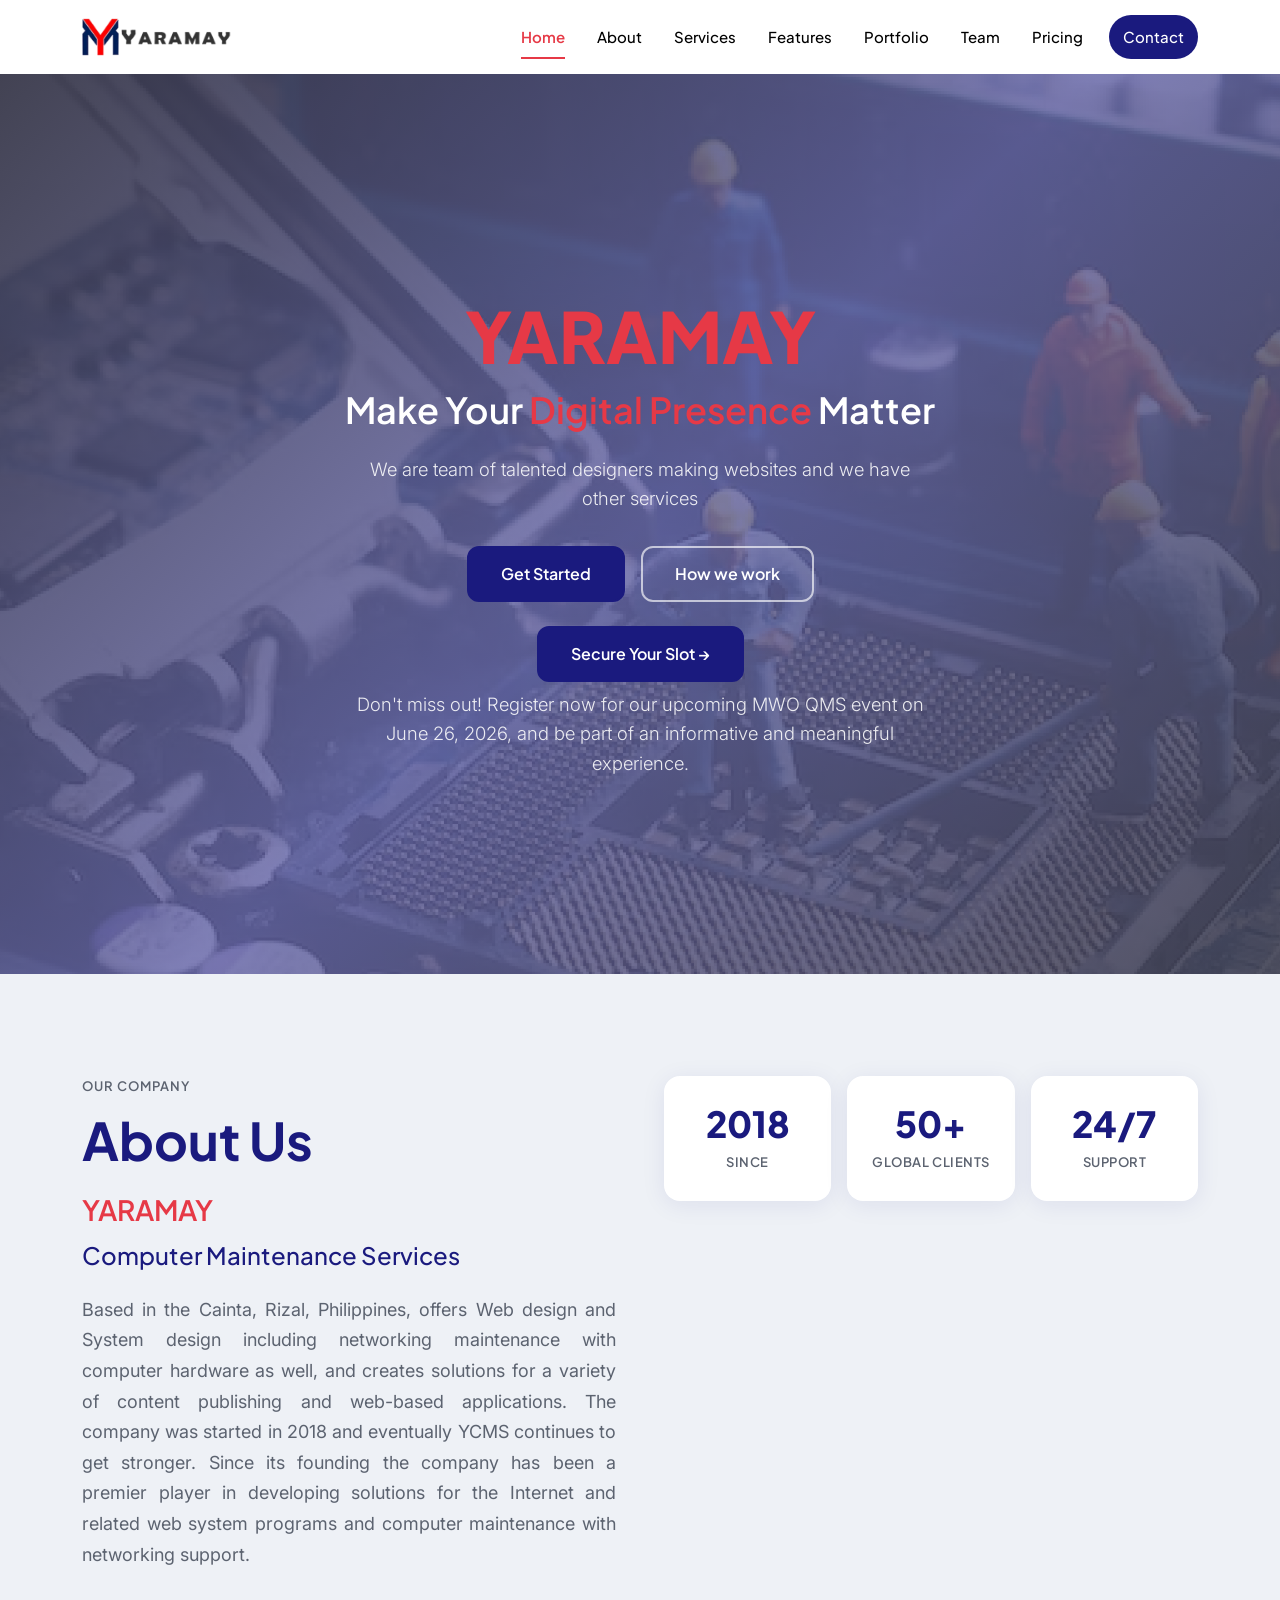
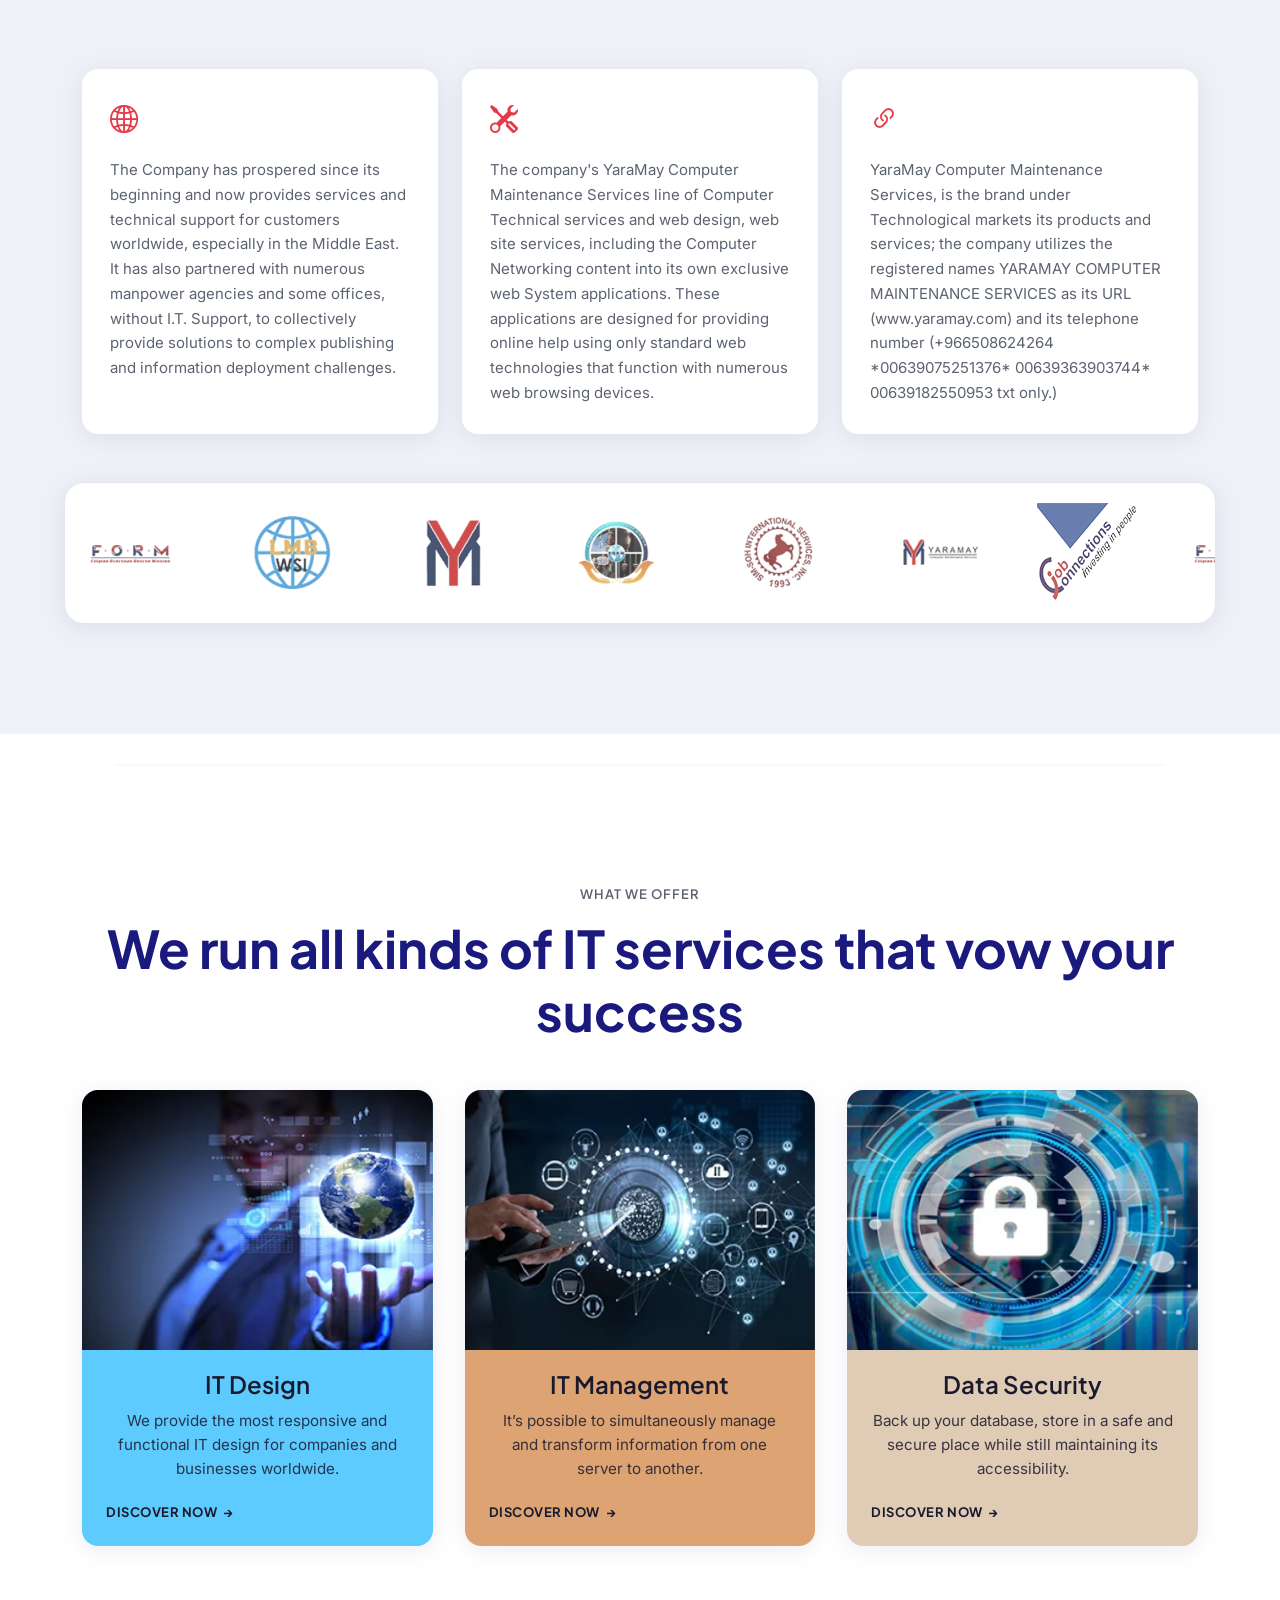
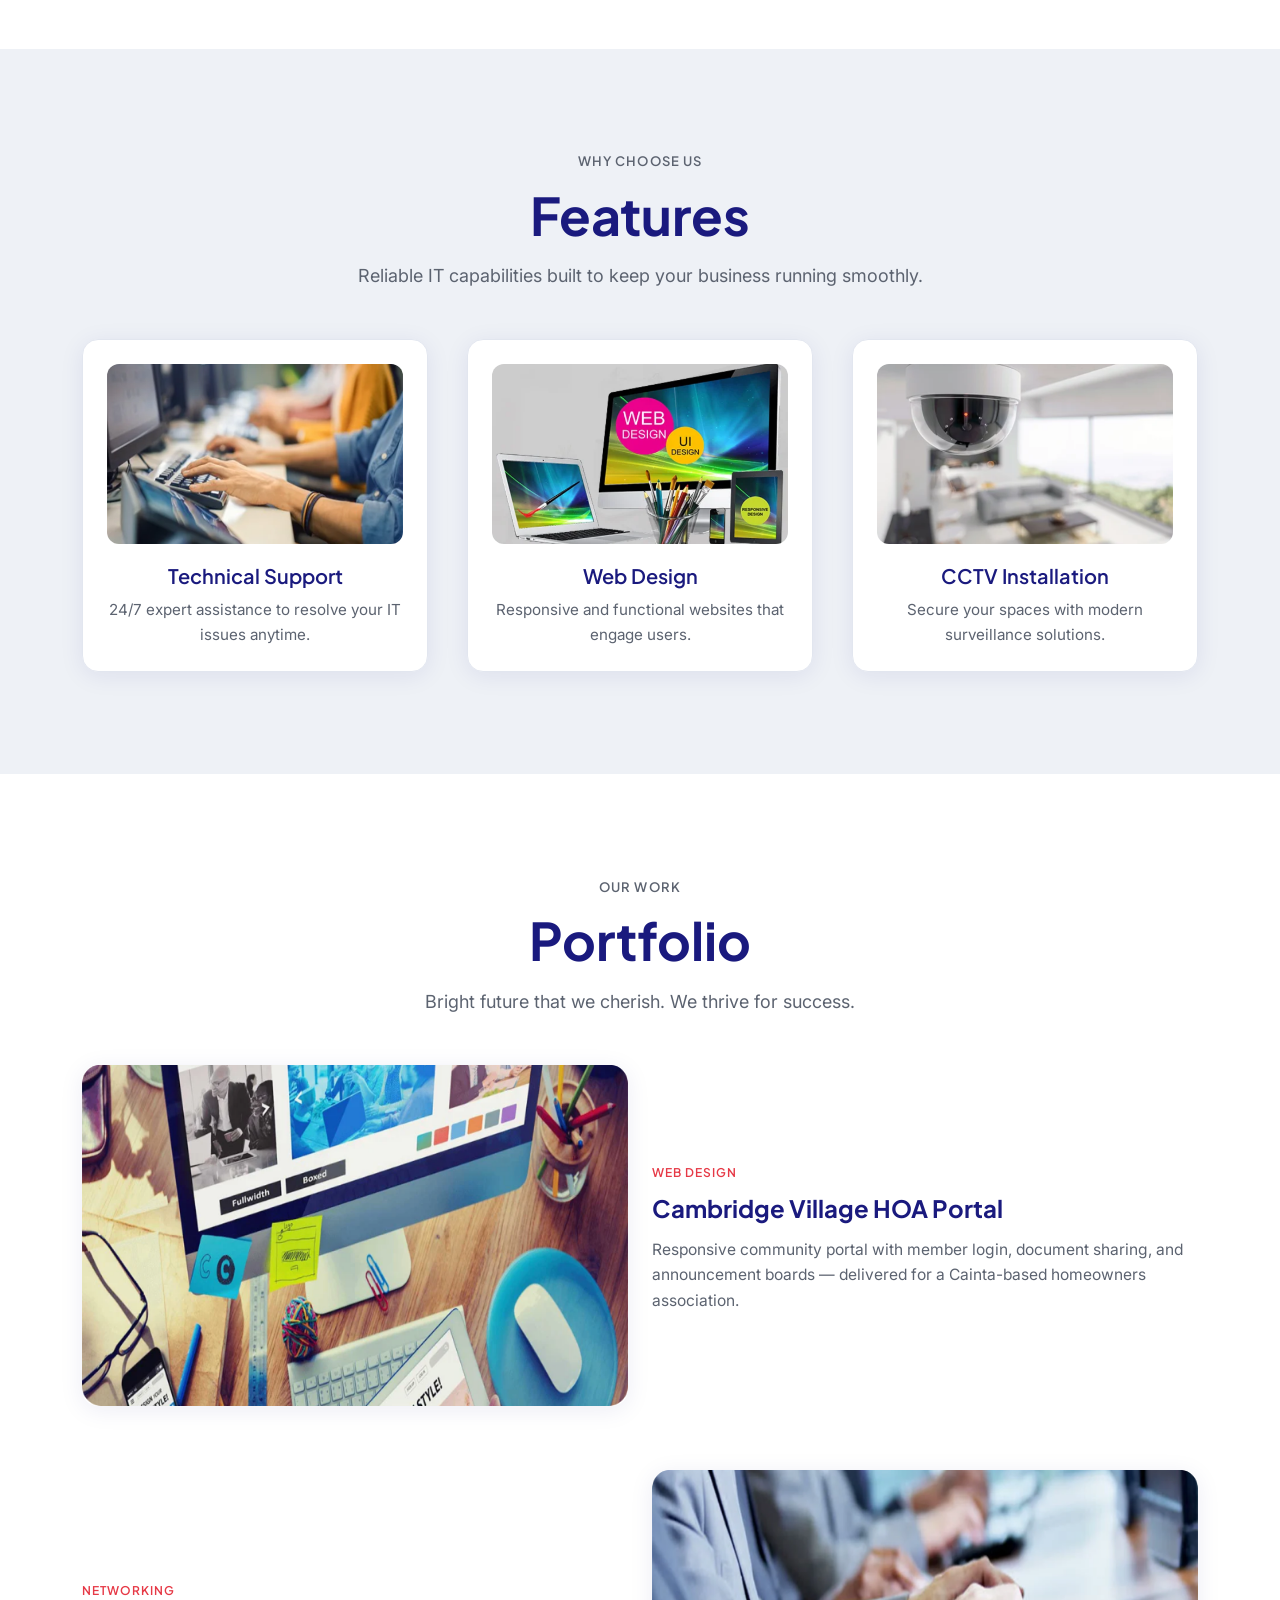
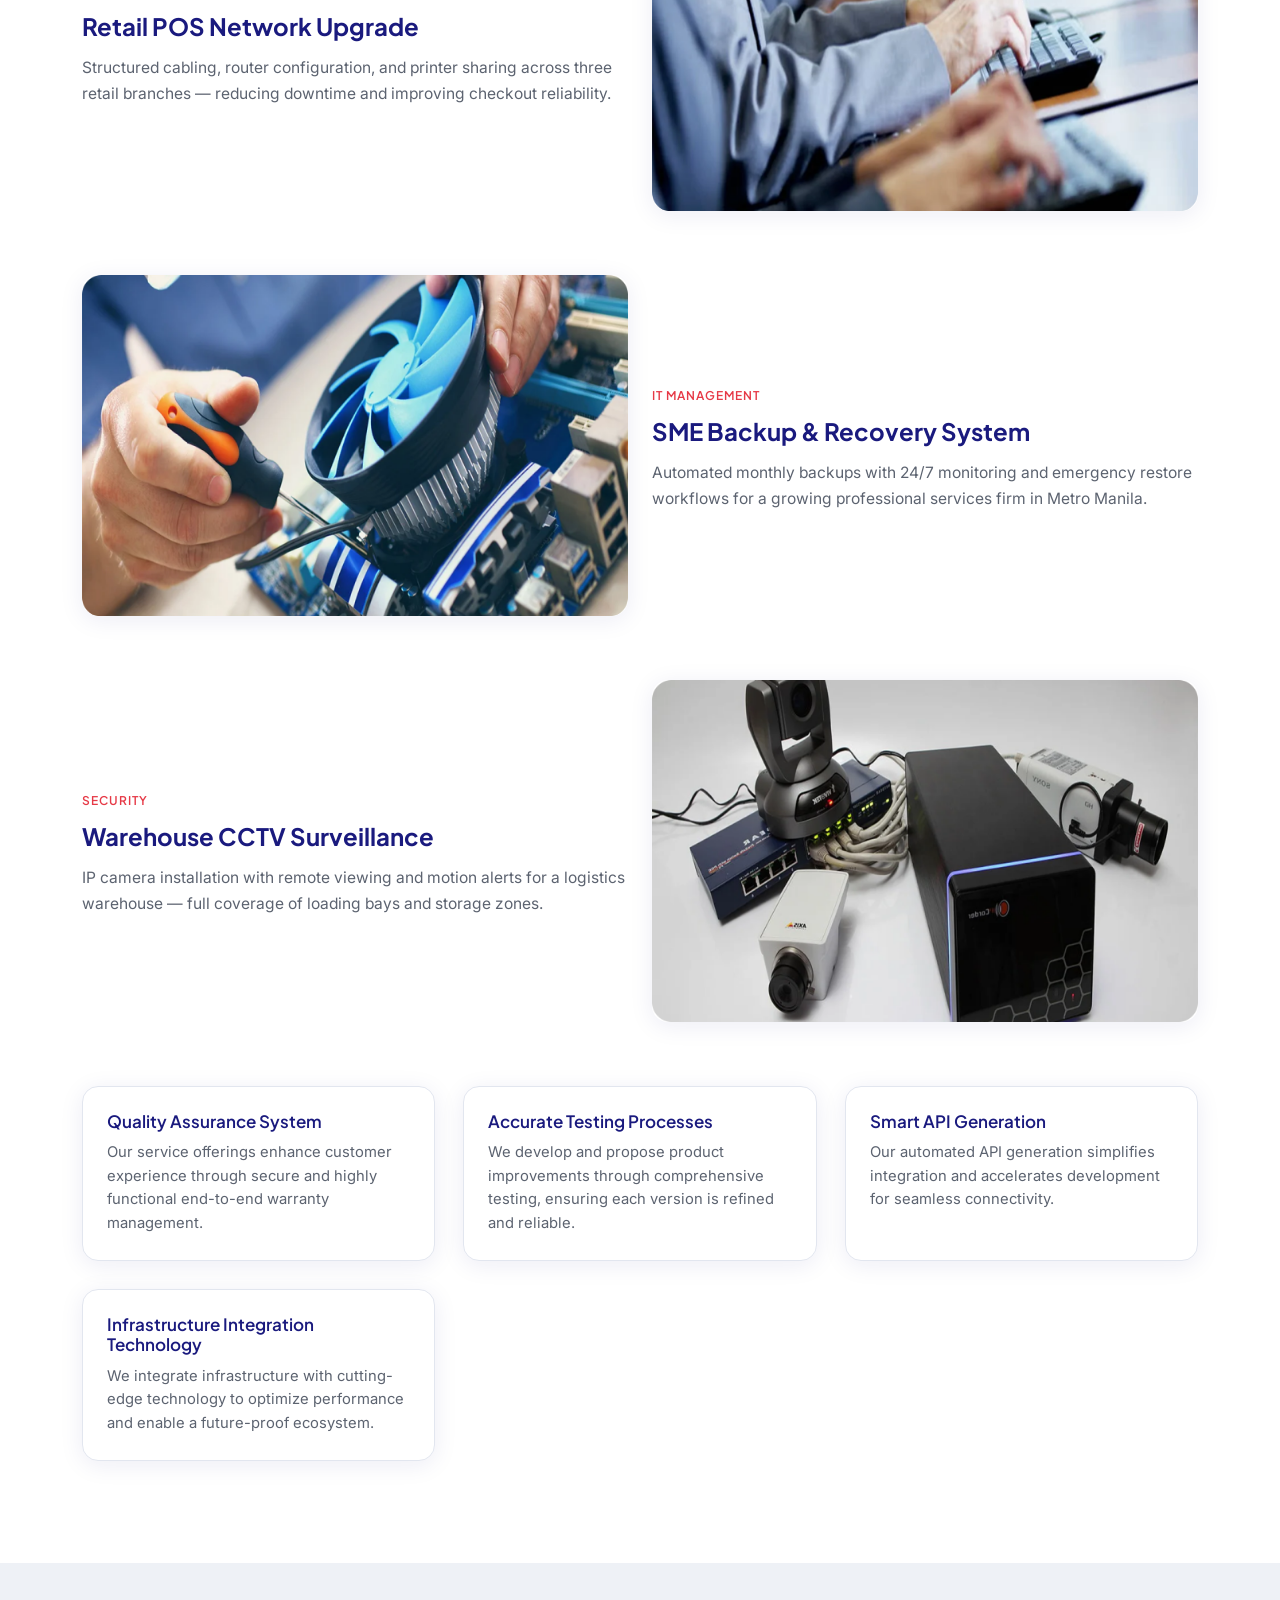
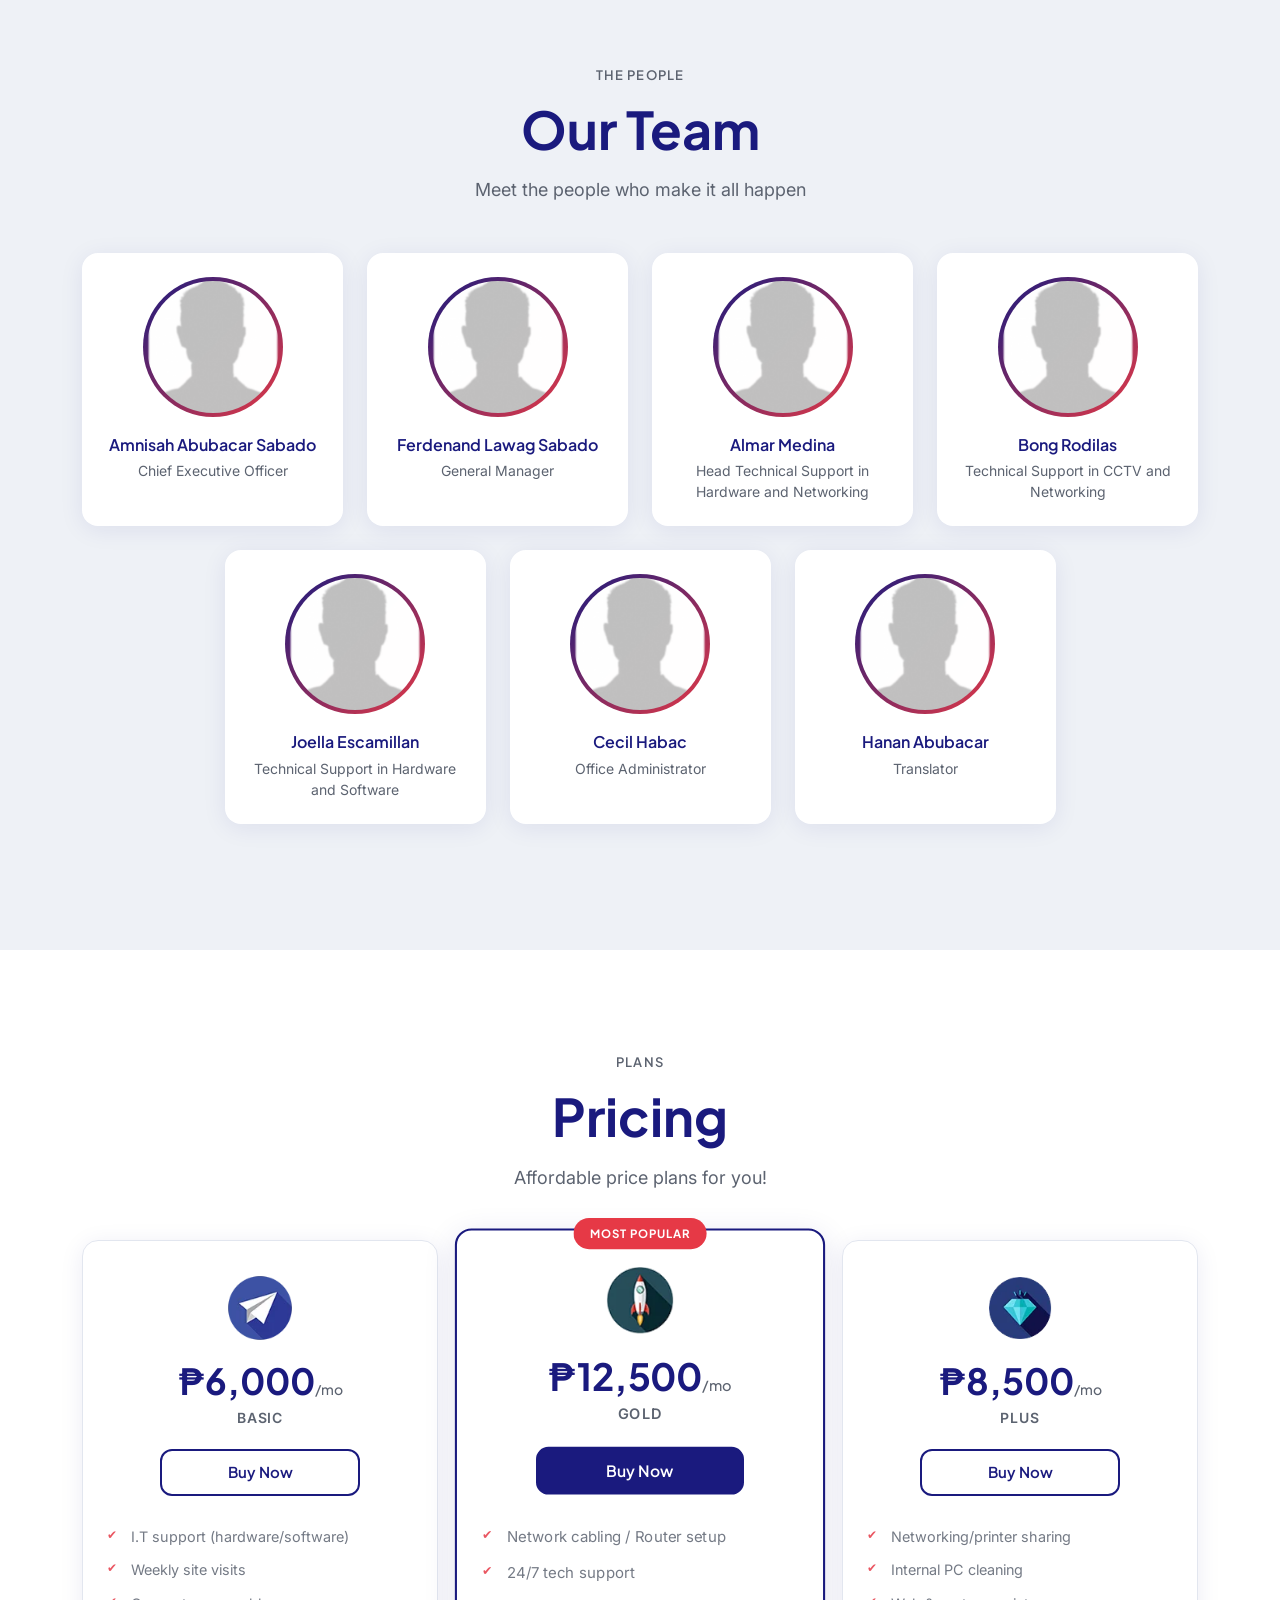
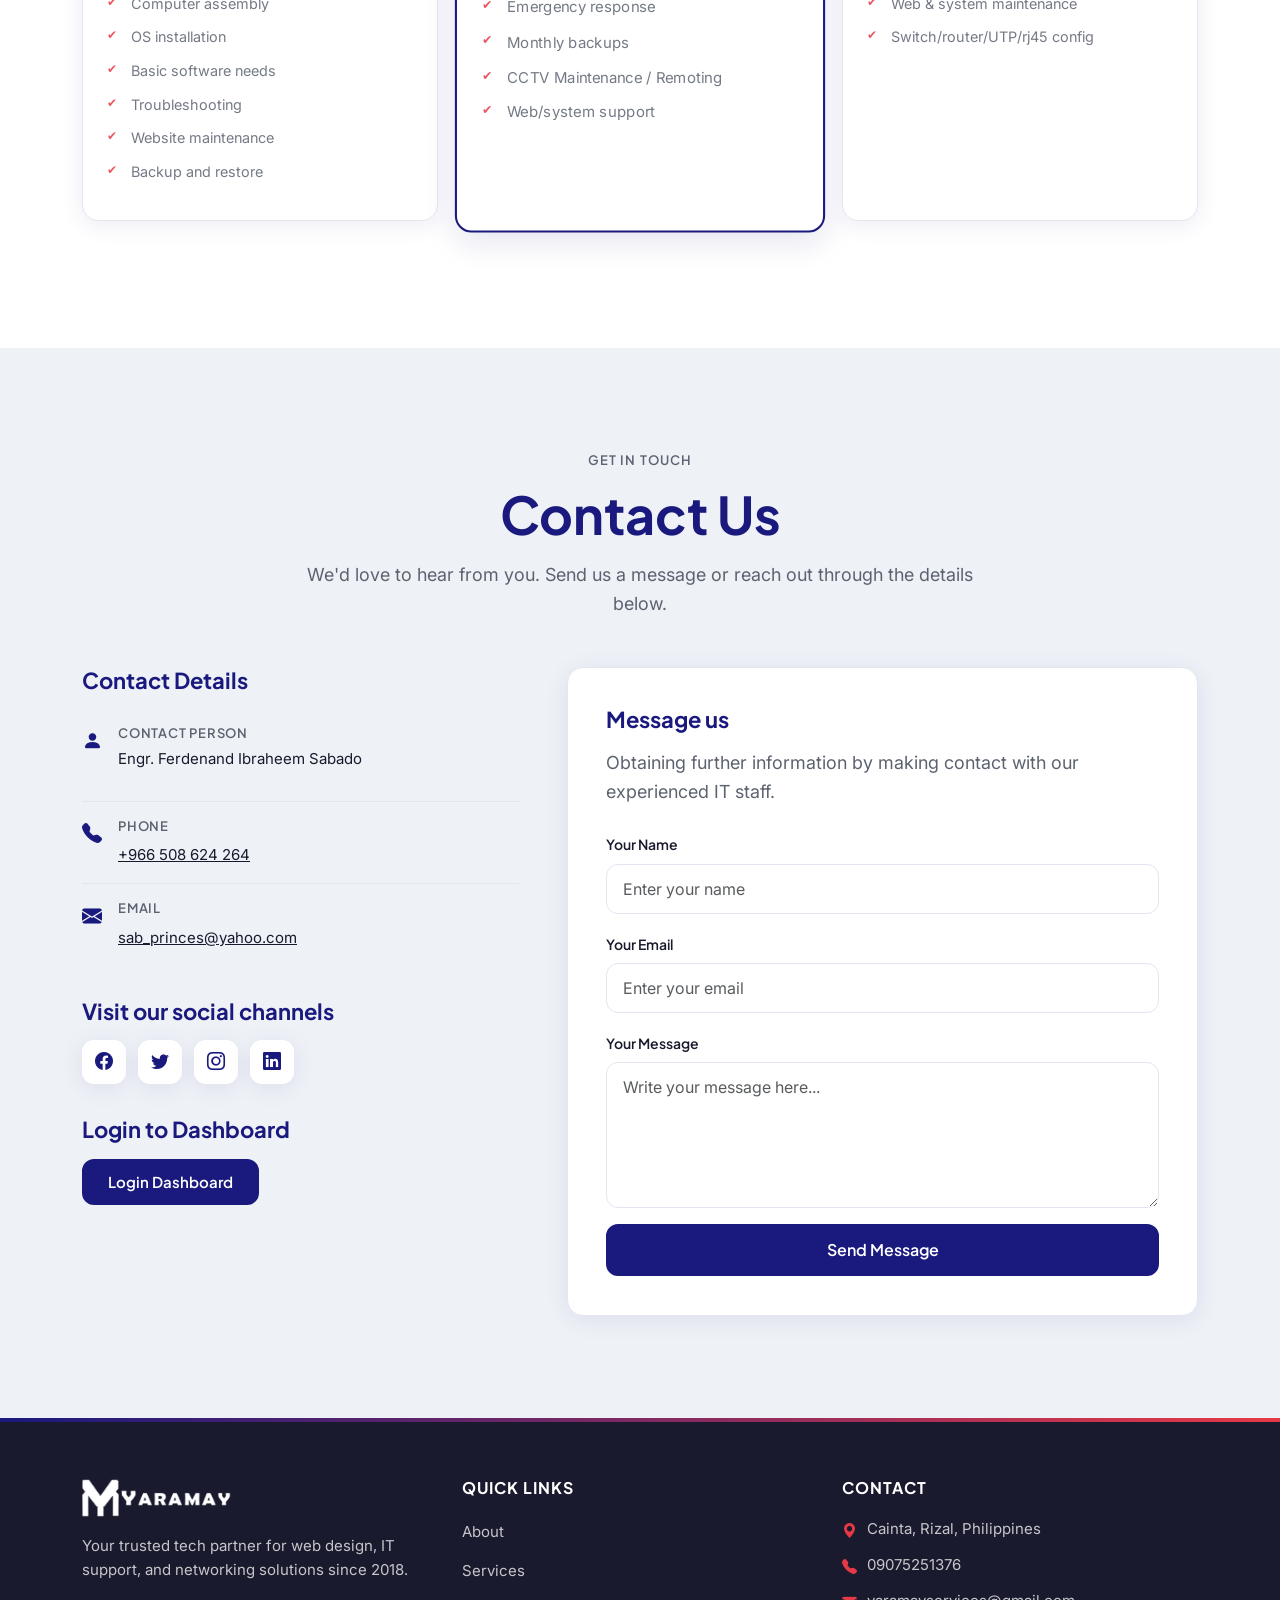
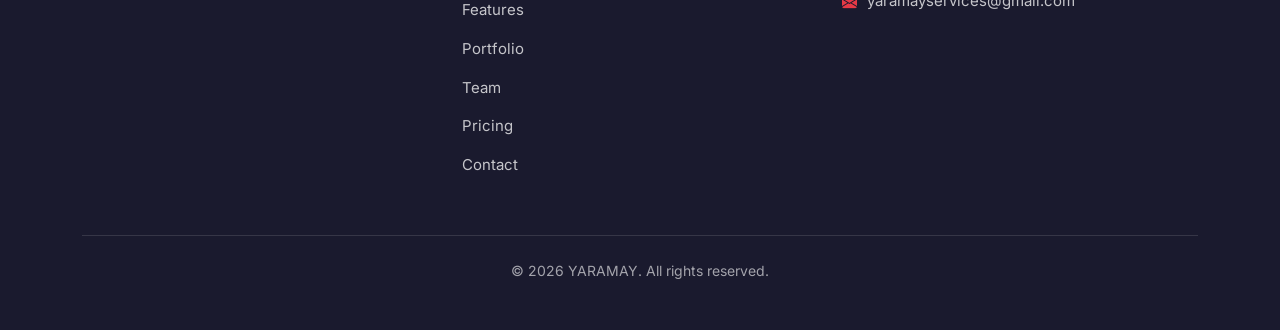
<file: index.html>
<!DOCTYPE html>
<html lang="en">
<head>
  <meta charset="UTF-8" />
  <meta name="viewport" content="width=device-width, initial-scale=1.0" />
  <title>YARAMAY</title>
  <link rel="preconnect" href="https://fonts.googleapis.com">
  <link rel="preconnect" href="https://fonts.gstatic.com" crossorigin>
  <link href="https://fonts.googleapis.com/css2?family=Inter:wght@400;500&family=Plus+Jakarta+Sans:wght@600;700;800&display=swap" rel="stylesheet">
  <link href="https://cdn.jsdelivr.net/npm/bootstrap@5.3.0/dist/css/bootstrap.min.css" rel="stylesheet">
  <link href="https://unpkg.com/aos@2.3.4/dist/aos.css" rel="stylesheet">
  <link rel="stylesheet" href="https://cdn.jsdelivr.net/npm/bootstrap-icons@1.10.5/font/bootstrap-icons.css">
  <link rel="stylesheet" href="css/site.css">
</head>
<body>

  <!-- Navbar -->
  <nav class="navbar navbar-expand-lg site-navbar sticky-top" id="siteNavbar">
    <div class="container">
      <a class="navbar-brand" href="#home">
        <img src="image/logo.png" alt="YARAMAY Logo" width="150" height="40" class="logo">
      </a>
      <button class="navbar-toggler" type="button" data-bs-toggle="collapse" data-bs-target="#navbarNav"
        aria-controls="navbarNav" aria-expanded="false" aria-label="Toggle navigation">
        <span class="navbar-toggler-icon"></span>
      </button>
      <div class="collapse navbar-collapse justify-content-end" id="navbarNav">
        <ul class="navbar-nav">
          <li class="nav-item">
            <a class="nav-link active" href="#home" data-nav>Home</a>
          </li>
          <li class="nav-item">
            <a class="nav-link" href="#about" data-nav>About</a>
          </li>
          <li class="nav-item">
            <a class="nav-link" href="#services" data-nav>Services</a>
          </li>
          <li class="nav-item">
            <a class="nav-link" href="#features" data-nav>Features</a>
          </li>
          <li class="nav-item">
            <a class="nav-link" href="#portfolio" data-nav>Portfolio</a>
          </li>
          <li class="nav-item">
            <a class="nav-link" href="#team" data-nav>Team</a>
          </li>
          <li class="nav-item">
            <a class="nav-link" href="#pricing" data-nav>Pricing</a>
          </li>
          <li class="nav-item">
            <a class="nav-link nav-cta" href="#contact">Contact</a>
          </li>
        </ul>
      </div>
    </div>
  </nav>

  <!-- Hero Section -->
  <section id="home" class="home">
    <div class="hero-inner">
      <h1 class="display-3 hero-animate">YARAMAY</h1>
      <h2 class="display-4 hero-animate">
        Make Your <span class="hero-rotate-word" aria-live="polite">Digital Presence</span> Matter
      </h2>
      <p class="lead hero-animate">We are team of talented designers making websites and we have other services</p>
      <div class="hero-cta-group hero-animate">
        <a href="#features" class="btn btn-hero btn-hero-primary">Get Started</a>
        <a href="#about" class="btn btn-hero btn-hero-secondary">How we work</a>
      </div>
      <div class="hero-cta-group hero-animate">
        <a href="registration.html" class="btn btn-hero btn-hero-primary mt-4">Secure Your Slot →</a>
      </div>
      <div>
        <p  class="lead hero-animate mt-2">Don't miss out! Register now for our upcoming MWO QMS event on June 26, 2026, and be part of an informative and meaningful experience.</p>
      </div>
    </div>
  </section>

  <section id="about" class="about">
    <div class="container">
      <div class="row g-5 align-items-start about-main">
        <div class="col-lg-6" data-aos="fade-up">
          <div class="section-header section-header--left">
            <span class="section-eyebrow">Our Company</span>
            <h2 class="section-title">About Us</h2>
            <div class="about-brand-lines">
              <span class="about-brand-accent">YARAMAY</span>
              <span class="about-brand-primary">Computer Maintenance Services</span>
            </div>
            <p class="about-lead">Based in the Cainta, Rizal, Philippines, offers Web design and System design including networking
              maintenance with computer hardware as well, and creates solutions for a variety of content publishing
              and web-based applications. The company was started in 2018 and eventually YCMS continues to get stronger.
              Since its founding the company has been a premier player in developing solutions for the Internet and related
              web system programs and computer maintenance with networking support.</p>
          </div>
        </div>
        <div class="col-lg-6">
          <div class="row g-3 about-stats">
            <div class="col-sm-4" data-aos="fade-up" data-aos-delay="100">
              <div class="stat-card">
                <span class="stat-card__value" data-count-to="2018">0</span>
                <span class="stat-card__label">Since</span>
              </div>
            </div>
            <div class="col-sm-4" data-aos="fade-up" data-aos-delay="200">
              <div class="stat-card">
                <span class="stat-card__value" data-count-to="50" data-count-suffix="+">0</span>
                <span class="stat-card__label">Global Clients</span>
              </div>
            </div>
            <div class="col-sm-4" data-aos="fade-up" data-aos-delay="300">
              <div class="stat-card stat-card--static">
                <span class="stat-card__value">24/7</span>
                <span class="stat-card__label">Support</span>
              </div>
            </div>
          </div>
        </div>
      </div>
      <div class="row g-4 about-cards">
        <div class="col-md-4" data-aos="fade-up" data-aos-delay="100">
          <div class="about-card">
            <i class="bi bi-globe2 about-card__icon" aria-hidden="true"></i>
            <p>The Company has prospered since its beginning and now provides services and technical support for
              customers worldwide, especially in the Middle East. It has also partnered with numerous manpower
              agencies and some offices, without I.T. Support, to collectively provide solutions to complex publishing
              and information deployment challenges.</p>
          </div>
        </div>
        <div class="col-md-4" data-aos="fade-up" data-aos-delay="200">
          <div class="about-card">
            <i class="bi bi-tools about-card__icon" aria-hidden="true"></i>
            <p>The company's YaraMay Computer Maintenance Services line of Computer Technical services and web design,
              web site services, including the Computer Networking content into its own exclusive web System applications.
              These applications are designed for providing online help using only standard web technologies that function
              with numerous web browsing devices.</p>
          </div>
        </div>
        <div class="col-md-4" data-aos="fade-up" data-aos-delay="300">
          <div class="about-card">
            <i class="bi bi-link-45deg about-card__icon" aria-hidden="true"></i>
            <p>YaraMay Computer Maintenance Services, is the brand under Technological markets its products and services;
              the company utilizes the registered names YARAMAY COMPUTER MAINTENANCE SERVICES as its URL (www.yaramay.com)
              and its telephone number (+966508624264 *00639075251376* 00639363903744* 00639182550953 txt only.)</p>
          </div>
        </div>
      </div>
    </div>
    <div class="brand-logo-slider-area">
      <div class="logo-container">
        <div class="logo-scroll-container">
          <div class="logo-scroll">
            <img src="image/logo3.png" class="logo-marquee-img" alt="Partner Logo 3">
            <img src="image/logo4.png" class="logo-marquee-img" alt="Partner Logo 4">
            <img src="image/logo5.png" class="logo-marquee-img" alt="Partner Logo 5">
            <img src="image/logo6.png" class="logo-marquee-img" alt="Partner Logo 6">
            <img src="image/logo7.png" class="logo-marquee-img" alt="Partner Logo 7">
            <img src="image/logo8.png" class="logo-marquee-img" alt="Partner Logo 8">
            <img src="image/logo9.png" class="logo-marquee-img" alt="Partner Logo 9">
            <img src="image/logo3.png" class="logo-marquee-img" alt="" aria-hidden="true">
            <img src="image/logo4.png" class="logo-marquee-img" alt="" aria-hidden="true">
            <img src="image/logo5.png" class="logo-marquee-img" alt="" aria-hidden="true">
            <img src="image/logo6.png" class="logo-marquee-img" alt="" aria-hidden="true">
            <img src="image/logo7.png" class="logo-marquee-img" alt="" aria-hidden="true">
            <img src="image/logo8.png" class="logo-marquee-img" alt="" aria-hidden="true">
            <img src="image/logo9.png" class="logo-marquee-img" alt="" aria-hidden="true">
          </div>
        </div>
      </div>
    </div>
  </section>
    <hr class="section-divider">
  <section id="services" class="services-section">
    <div class="container">
      <div class="section-header" data-aos="fade-up">
        <span class="section-eyebrow">What We Offer</span>
        <h2 class="section-title">We run all kinds of IT services that vow your success</h2>
      </div>
      <div class="services-grid">
        <div class="service-card service-card--design" data-aos="fade-up" data-aos-delay="100">
          <div class="service-card__media">
            <img src="image/photo.png" alt="IT Design" loading="lazy">
          </div>
          <div class="service-content">
            <h3>IT Design</h3>
            <p>We provide the most responsive and functional IT design for companies and businesses worldwide.</p>
            <a href="#" class="service-link">DISCOVER NOW <span class="service-link__arrow" aria-hidden="true">&rarr;</span></a>
          </div>
        </div>
        <div class="service-card service-card--management" data-aos="fade-up" data-aos-delay="200">
          <div class="service-card__media">
            <img src="image/photo2.png" alt="IT Management" loading="lazy">
          </div>
          <div class="service-content">
            <h3>IT Management</h3>
            <p>It’s possible to simultaneously manage and transform information from one server to another.</p>
            <a href="#" class="service-link">DISCOVER NOW <span class="service-link__arrow" aria-hidden="true">&rarr;</span></a>
          </div>
        </div>
        <div class="service-card service-card--security" data-aos="fade-up" data-aos-delay="300">
          <div class="service-card__media">
            <img src="image/photo3.png" alt="Data Security" loading="lazy">
          </div>
          <div class="service-content">
            <h3>Data Security</h3>
            <p>Back up your database, store in a safe and secure place while still maintaining its accessibility.</p>
            <a href="#" class="service-link">DISCOVER NOW <span class="service-link__arrow" aria-hidden="true">&rarr;</span></a>
          </div>
        </div>
      </div>
    </div>
  </section>
  <section id="features" class="features-wrapper">
    <div class="container">
      <div class="section-header" data-aos="fade-up">
        <span class="section-eyebrow">Why Choose Us</span>
        <h2 class="section-title">Features</h2>
        <p class="section-subtitle">Reliable IT capabilities built to keep your business running smoothly.</p>
      </div>
      <div class="features-grid">
        <div class="feature-card" data-aos="fade-up" data-aos-delay="100">
          <div class="feature-card__media">
            <img src="image/feature1.png" alt="Technical Support" loading="lazy">
          </div>
          <h3>Technical Support</h3>
          <p>24/7 expert assistance to resolve your IT issues anytime.</p>
        </div>
        <div class="feature-card" data-aos="fade-up" data-aos-delay="200">
          <div class="feature-card__media">
            <img src="image/feature2.png" alt="Web Design" loading="lazy">
          </div>
          <h3>Web Design</h3>
          <p>Responsive and functional websites that engage users.</p>
        </div>
        <div class="feature-card" data-aos="fade-up" data-aos-delay="300">
          <div class="feature-card__media">
            <img src="image/feature3.png" alt="CCTV Installation" loading="lazy">
          </div>
          <h3>CCTV Installation</h3>
          <p>Secure your spaces with modern surveillance solutions.</p>
        </div>
      </div>
    </div>
  </section>
  <!-- Portfolio Section -->
  <section id="portfolio" class="portfolio">
    <div class="container">
      <div class="section-header" data-aos="fade-up">
        <span class="section-eyebrow">Our Work</span>
        <h2 class="section-title">Portfolio</h2>
        <p class="section-subtitle">Bright future that we cherish. We thrive for success.</p>
      </div>

      <div class="portfolio-item row align-items-center g-4">
        <div class="col-md-6" data-aos="fade-right">
          <div class="portfolio-item__media">
            <img src="image/portfolio1.png" alt="Cambridge Village HOA community portal" class="portfolio-item__img" loading="lazy">
            <a href="#" class="portfolio-item__overlay" aria-label="View Cambridge Village HOA Portal project">View Project</a>
          </div>
        </div>
        <div class="col-md-6" data-aos="fade-left">
          <div class="portfolio-item__content">
            <span class="portfolio-item__tag">Web Design</span>
            <h3 class="portfolio-item__title">Cambridge Village HOA Portal</h3>
            <p class="portfolio-item__desc">Responsive community portal with member login, document sharing, and announcement boards — delivered for a Cainta-based homeowners association.</p>
          </div>
        </div>
      </div>

      <div class="portfolio-item portfolio-item--reverse row align-items-center g-4">
        <div class="col-md-6 order-md-2" data-aos="fade-left">
          <div class="portfolio-item__media">
            <img src="image/portfolio2.png" alt="Multi-branch retail network upgrade" class="portfolio-item__img" loading="lazy">
            <a href="#" class="portfolio-item__overlay" aria-label="View Retail POS Network Upgrade project">View Project</a>
          </div>
        </div>
        <div class="col-md-6 order-md-1" data-aos="fade-right">
          <div class="portfolio-item__content">
            <span class="portfolio-item__tag">Networking</span>
            <h3 class="portfolio-item__title">Retail POS Network Upgrade</h3>
            <p class="portfolio-item__desc">Structured cabling, router configuration, and printer sharing across three retail branches — reducing downtime and improving checkout reliability.</p>
          </div>
        </div>
      </div>

      <div class="portfolio-item row align-items-center g-4">
        <div class="col-md-6" data-aos="fade-right">
          <div class="portfolio-item__media">
            <img src="image/portfolio3.png" alt="SME backup and recovery system" class="portfolio-item__img" loading="lazy">
            <a href="#" class="portfolio-item__overlay" aria-label="View SME Backup &amp; Recovery project">View Project</a>
          </div>
        </div>
        <div class="col-md-6" data-aos="fade-left">
          <div class="portfolio-item__content">
            <span class="portfolio-item__tag">IT Management</span>
            <h3 class="portfolio-item__title">SME Backup &amp; Recovery System</h3>
            <p class="portfolio-item__desc">Automated monthly backups with 24/7 monitoring and emergency restore workflows for a growing professional services firm in Metro Manila.</p>
          </div>
        </div>
      </div>

      <div class="portfolio-item portfolio-item--reverse row align-items-center g-4">
        <div class="col-md-6 order-md-2" data-aos="fade-left">
          <div class="portfolio-item__media">
            <img src="image/portfolio4.png" alt="Warehouse CCTV surveillance installation" class="portfolio-item__img" loading="lazy">
            <a href="#" class="portfolio-item__overlay" aria-label="View Warehouse CCTV Surveillance project">View Project</a>
          </div>
        </div>
        <div class="col-md-6 order-md-1" data-aos="fade-right">
          <div class="portfolio-item__content">
            <span class="portfolio-item__tag">Security</span>
            <h3 class="portfolio-item__title">Warehouse CCTV Surveillance</h3>
            <p class="portfolio-item__desc">IP camera installation with remote viewing and motion alerts for a logistics warehouse — full coverage of loading bays and storage zones.</p>
          </div>
        </div>
      </div>

      <div class="portfolio-capabilities">
        <div class="portfolio-capability-card" data-aos="fade-up" data-aos-delay="100">
          <h3 class="portfolio-capability-card__title">Quality Assurance System</h3>
          <p class="portfolio-capability-card__desc">Our service offerings enhance customer experience through secure and highly functional end-to-end warranty management.</p>
        </div>
        <div class="portfolio-capability-card" data-aos="fade-up" data-aos-delay="200">
          <h3 class="portfolio-capability-card__title">Accurate Testing Processes</h3>
          <p class="portfolio-capability-card__desc">We develop and propose product improvements through comprehensive testing, ensuring each version is refined and reliable.</p>
        </div>
        <div class="portfolio-capability-card" data-aos="fade-up" data-aos-delay="300">
          <h3 class="portfolio-capability-card__title">Smart API Generation</h3>
          <p class="portfolio-capability-card__desc">Our automated API generation simplifies integration and accelerates development for seamless connectivity.</p>
        </div>
        <div class="portfolio-capability-card" data-aos="fade-up" data-aos-delay="400">
          <h3 class="portfolio-capability-card__title">Infrastructure Integration Technology</h3>
          <p class="portfolio-capability-card__desc">We integrate infrastructure with cutting-edge technology to optimize performance and enable a future-proof ecosystem.</p>
        </div>
      </div>
    </div>
  </section>

  <!-- Team Section -->
  <section id="team" class="team">
    <div class="container">
      <div class="section-header" data-aos="fade-up">
        <span class="section-eyebrow">The People</span>
        <h2 class="section-title">Our Team</h2>
        <p class="section-subtitle">Meet the people who make it all happen</p>
      </div>
      <div class="row justify-content-center team-grid">
        <div class="col-lg-3 col-md-4 col-sm-6" data-aos="fade-up" data-aos-delay="100">
          <article class="team-card">
            <div class="team-card__avatar">
              <img src="image/profile.png" alt="Amnisah Abubacar Sabado" loading="lazy">
            </div>
            <div class="team-card__body">
              <h3 class="team-card__name">Amnisah Abubacar Sabado</h3>
              <p class="team-card__role">Chief Executive Officer</p>
            </div>
          </article>
        </div>
        <div class="col-lg-3 col-md-4 col-sm-6" data-aos="fade-up" data-aos-delay="200">
          <article class="team-card">
            <div class="team-card__avatar">
              <img src="image/profile.png" alt="Ferdenand Lawag Sabado" loading="lazy">
            </div>
            <div class="team-card__body">
              <h3 class="team-card__name">Ferdenand Lawag Sabado</h3>
              <p class="team-card__role">General Manager</p>
            </div>
          </article>
        </div>
        <div class="col-lg-3 col-md-4 col-sm-6" data-aos="fade-up" data-aos-delay="300">
          <article class="team-card">
            <div class="team-card__avatar">
              <img src="image/profile.png" alt="Almar Medina" loading="lazy">
            </div>
            <div class="team-card__body">
              <h3 class="team-card__name">Almar Medina</h3>
              <p class="team-card__role">Head Technical Support in Hardware and Networking</p>
            </div>
          </article>
        </div>
        <div class="col-lg-3 col-md-4 col-sm-6" data-aos="fade-up" data-aos-delay="400">
          <article class="team-card">
            <div class="team-card__avatar">
              <img src="image/profile.png" alt="Bong Rodilas" loading="lazy">
            </div>
            <div class="team-card__body">
              <h3 class="team-card__name">Bong Rodilas</h3>
              <p class="team-card__role">Technical Support in CCTV and Networking</p>
            </div>
          </article>
        </div>
        <div class="col-lg-3 col-md-4 col-sm-6" data-aos="fade-up" data-aos-delay="500">
          <article class="team-card">
            <div class="team-card__avatar">
              <img src="image/profile.png" alt="Joella Escamillan" loading="lazy">
            </div>
            <div class="team-card__body">
              <h3 class="team-card__name">Joella Escamillan</h3>
              <p class="team-card__role">Technical Support in Hardware and Software</p>
            </div>
          </article>
        </div>
        <div class="col-lg-3 col-md-4 col-sm-6" data-aos="fade-up" data-aos-delay="600">
          <article class="team-card">
            <div class="team-card__avatar">
              <img src="image/profile.png" alt="Cecil Habac" loading="lazy">
            </div>
            <div class="team-card__body">
              <h3 class="team-card__name">Cecil Habac</h3>
              <p class="team-card__role">Office Administrator</p>
            </div>
          </article>
        </div>
        <div class="col-lg-3 col-md-4 col-sm-6" data-aos="fade-up" data-aos-delay="700">
          <article class="team-card">
            <div class="team-card__avatar">
              <img src="image/profile.png" alt="Hanan Abubacar" loading="lazy">
            </div>
            <div class="team-card__body">
              <h3 class="team-card__name">Hanan Abubacar</h3>
              <p class="team-card__role">Translator</p>
            </div>
          </article>
        </div>
      </div>
    </div>
  </section>

  <!-- Pricing Section -->
  <section id="pricing" class="pricing">
    <div class="container">
      <div class="section-header" data-aos="fade-up">
        <span class="section-eyebrow">Plans</span>
        <h2 class="section-title">Pricing</h2>
        <p class="section-subtitle">Affordable price plans for you!</p>
      </div>

      <div class="row justify-content-center align-items-stretch pricing-grid">
        <div class="col-lg-4 col-md-6" data-aos="fade-up" data-aos-delay="100">
          <article class="pricing-card">
            <div class="pricing-card__icon">
              <img src="image/icon.webp" alt="Basic Plan" width="70" height="70" loading="lazy">
            </div>
            <h3 class="pricing-card__price">₱6,000<span class="pricing-card__period">/mo</span></h3>
            <p class="pricing-card__label">Basic</p>
            <button type="button" class="btn pricing-card__btn pricing-card__btn--outline">Buy Now</button>
            <ul class="pricing-card__features">
              <li>I.T support (hardware/software)</li>
              <li>Weekly site visits</li>
              <li>Computer assembly</li>
              <li>OS installation</li>
              <li>Basic software needs</li>
              <li>Troubleshooting</li>
              <li>Website maintenance</li>
              <li>Backup and restore</li>
            </ul>
          </article>
        </div>

        <div class="col-lg-4 col-md-6" data-aos="fade-up" data-aos-delay="200">
          <article class="pricing-card pricing-card--featured">
            <span class="pricing-card__badge">Most Popular</span>
            <div class="pricing-card__icon">
              <img src="image/icon2.webp" alt="Gold Plan" width="70" height="70" loading="lazy">
            </div>
            <h3 class="pricing-card__price">₱12,500<span class="pricing-card__period">/mo</span></h3>
            <p class="pricing-card__label">Gold</p>
            <button type="button" class="btn pricing-card__btn pricing-card__btn--primary">Buy Now</button>
            <ul class="pricing-card__features">
              <li>Network cabling / Router setup</li>
              <li>24/7 tech support</li>
              <li>Emergency response</li>
              <li>Monthly backups</li>
              <li>CCTV Maintenance / Remoting</li>
              <li>Web/system support</li>
            </ul>
          </article>
        </div>

        <div class="col-lg-4 col-md-6" data-aos="fade-up" data-aos-delay="300">
          <article class="pricing-card">
            <div class="pricing-card__icon">
              <img src="image/icon3.webp" alt="Plus Plan" width="70" height="70" loading="lazy">
            </div>
            <h3 class="pricing-card__price">₱8,500<span class="pricing-card__period">/mo</span></h3>
            <p class="pricing-card__label">Plus</p>
            <button type="button" class="btn pricing-card__btn pricing-card__btn--outline">Buy Now</button>
            <ul class="pricing-card__features">
              <li>Networking/printer sharing</li>
              <li>Internal PC cleaning</li>
              <li>Web &amp; system maintenance</li>
              <li>Switch/router/UTP/rj45 config</li>
            </ul>
          </article>
        </div>
      </div>
    </div>
  </section>
  <!-- Contact Section -->
  <section id="contact" class="contact-section">
    <div class="container">
      <div class="section-header" data-aos="fade-up">
        <span class="section-eyebrow">Get In Touch</span>
        <h2 class="section-title">Contact Us</h2>
        <p class="section-subtitle">We'd love to hear from you. Send us a message or reach out through the details below.</p>
      </div>

      <div class="row g-4 g-lg-5">
        <div class="col-lg-5" data-aos="fade-right">
          <div class="contact-info">
            <h3 class="contact-info__heading">Contact Details</h3>
            <ul class="contact-info__list">
              <li class="contact-info__item">
                <i class="bi bi-person-fill contact-info__icon" aria-hidden="true"></i>
                <div>
                  <span class="contact-info__label">Contact Person</span>
                  <address class="contact-info__value">Engr. Ferdenand Ibraheem Sabado</address>
                </div>
              </li>
              <li class="contact-info__item">
                <i class="bi bi-telephone-fill contact-info__icon" aria-hidden="true"></i>
                <div>
                  <span class="contact-info__label">Phone</span>
                  <a href="tel:+639075251376" class="contact-info__value">+966 508 624 264</a>
                </div>
              </li>
              <li class="contact-info__item">
                <i class="bi bi-envelope-fill contact-info__icon" aria-hidden="true"></i>
                <div>
                  <span class="contact-info__label">Email</span>
                  <a href="mailto:yaramayservices@gmail.com" class="contact-info__value">sab_princes@yahoo.com </a>
                </div>
              </li>
            </ul>

            <div class="contact-social">
              <h3 class="contact-social__heading">Visit our social channels</h3>
              <div class="contact-social__links">
                <a href="#" class="contact-social__link contact-social__link--facebook" aria-label="Facebook">
                  <i class="bi bi-facebook" aria-hidden="true"></i>
                </a>
                <a href="#" class="contact-social__link contact-social__link--twitter" aria-label="Twitter">
                  <i class="bi bi-twitter" aria-hidden="true"></i>
                </a>
                <a href="#" class="contact-social__link contact-social__link--instagram" aria-label="Instagram">
                  <i class="bi bi-instagram" aria-hidden="true"></i>
                </a>
                <a href="#" class="contact-social__link contact-social__link--linkedin" aria-label="LinkedIn">
                  <i class="bi bi-linkedin" aria-hidden="true"></i>
                </a>
              </div>
            </div>

            <div class="contact-admin">
              <h3 class="contact-admin__heading">Login to Dashboard</h3>
              <a class="btn contact-admin__btn" href="admin/login.php">Login Dashboard</a>
            </div>
          </div>
        </div>

        <div class="col-lg-7" data-aos="fade-left">
          <div class="contact-form-card">
            <div id="contact-alert" class="alert d-none mb-3" role="alert"></div>
            <form id="contact-form" action="contact.php" method="POST" novalidate>
              <h3 class="contact-form__heading">Message us</h3>
              <p class="contact-form__intro">Obtaining further information by making contact with our experienced IT staff.</p>
              <div class="mb-3">
                <label for="name" class="form-label">Your Name</label>
                <input type="text" id="name" name="name" class="form-control contact-form__input" placeholder="Enter your name" required autocomplete="name">
              </div>
              <div class="mb-3">
                <label for="email" class="form-label">Your Email</label>
                <input type="email" id="email" name="email" class="form-control contact-form__input" placeholder="Enter your email" required autocomplete="email">
              </div>
              <div class="mb-3">
                <label for="message" class="form-label">Your Message</label>
                <textarea id="message" name="message" rows="5" class="form-control contact-form__input" placeholder="Write your message here..." required></textarea>
              </div>
              <button type="submit" class="btn contact-form__submit">Send Message</button>
            </form>
          </div>
        </div>
      </div>
    </div>
  </section>

  <!-- Footer -->
  <footer id="footer" class="site-footer">
    <div class="site-footer__accent" aria-hidden="true"></div>
    <div class="container">
      <div class="row g-4 site-footer__grid">
        <div class="col-md-4">
          <a href="#home" class="site-footer__logo">
            <img src="image/logo.png" alt="YARAMAY Logo" width="150" height="40" loading="lazy">
          </a>
          <p class="site-footer__tagline">Your trusted tech partner for web design, IT support, and networking solutions since 2018.</p>
        </div>
        <div class="col-md-4">
          <h3 class="site-footer__heading">Quick Links</h3>
          <ul class="site-footer__links">
            <li><a href="#about">About</a></li>
            <li><a href="#services">Services</a></li>
            <li><a href="#features">Features</a></li>
            <li><a href="#portfolio">Portfolio</a></li>
            <li><a href="#team">Team</a></li>
            <li><a href="#pricing">Pricing</a></li>
            <li><a href="#contact">Contact</a></li>
          </ul>
        </div>
        <div class="col-md-4">
          <h3 class="site-footer__heading">Contact</h3>
          <ul class="site-footer__contact">
            <li>
              <i class="bi bi-geo-alt-fill" aria-hidden="true"></i>
              <span>Cainta, Rizal, Philippines</span>
            </li>
            <li>
              <i class="bi bi-telephone-fill" aria-hidden="true"></i>
              <a href="tel:+639075251376">09075251376</a>
            </li>
            <li>
              <i class="bi bi-envelope-fill" aria-hidden="true"></i>
              <a href="mailto:yaramayservices@gmail.com">yaramayservices@gmail.com</a>
            </li>
          </ul>
        </div>
      </div>
      <div class="site-footer__bottom">
        <p>&copy; 2026 YARAMAY. All rights reserved.</p>
      </div>
    </div>
  </footer>

  <!-- Bootstrap JS Bundle -->
  <script src="https://cdn.jsdelivr.net/npm/bootstrap@5.3.0/dist/js/bootstrap.bundle.min.js"></script>
  <script src="https://unpkg.com/aos@2.3.4/dist/aos.js"></script>
  <script src="js/site.js"></script>
</body>
</html>
</file>
<file: css/site.css>
/* ==========================================================================
   Design tokens (Day 1)
   ========================================================================== */
:root {
  --brand-primary: #1a1a7e;
  --brand-accent: #e63946;
  --brand-accent-hover: #c1121f;
  --surface-default: #ffffff;
  --surface-muted: #eef1f6;
  --surface-elevated: #f8f9fc;
  --text-primary: #1a1a2e;
  --text-secondary: #5c6370;
  --text-inverse: #ffffff;
  --border-subtle: #e2e6ef;
  --shadow-soft: 0 4px 24px rgba(26, 26, 126, 0.08);
  --shadow-medium: 0 8px 32px rgba(26, 26, 126, 0.12);
  --radius-sm: 8px;
  --radius-md: 12px;
  --radius-lg: 16px;
  --radius-xl: 20px;
  --section-py: clamp(4rem, 8vw, 7rem);
  --transition-base: 0.35s cubic-bezier(0.22, 1, 0.36, 1);
  --font-heading: 'Plus Jakarta Sans', 'Segoe UI', sans-serif;
  --font-body: 'Inter', 'Segoe UI', system-ui, sans-serif;
  --nav-height: 72px;
}

/* ==========================================================================
   Global foundation (Day 1)
   ========================================================================== */
*,
*::before,
*::after {
  box-sizing: border-box;
}

html {
  scroll-behavior: smooth;
}

body {
  font-family: var(--font-body);
  font-size: clamp(1rem, 0.95rem + 0.25vw, 1.125rem);
  line-height: 1.6;
  color: var(--text-primary);
  background-color: var(--surface-default);
  margin: 0;
}

h1,
h2,
h3,
h4,
h5,
h6 {
  font-family: var(--font-heading);
  color: var(--text-primary);
  line-height: 1.2;
  margin-block: 0 0.5em;
}

h1 {
  font-size: clamp(2.25rem, 1.8rem + 2.5vw, 3.75rem);
  font-weight: 700;
}

h2 {
  font-size: clamp(1.875rem, 1.5rem + 2vw, 2.75rem);
  font-weight: 700;
}

h3 {
  font-size: clamp(1.375rem, 1.2rem + 1vw, 1.75rem);
  font-weight: 600;
}

h4 {
  font-size: clamp(1.125rem, 1rem + 0.5vw, 1.375rem);
  font-weight: 600;
}

p {
  color: var(--text-secondary);
}

a {
  color: var(--brand-primary);
  transition: color var(--transition-base);
}

a:hover {
  color: var(--brand-accent);
}

:focus-visible {
  outline: 2px solid var(--brand-primary);
  outline-offset: 2px;
}

:focus:not(:focus-visible) {
  outline: none;
}

section:not(.home) {
  padding-block: var(--section-py);
}

/* ==========================================================================
   Reduced motion (Day 1)
   ========================================================================== */
@media (prefers-reduced-motion: reduce) {
  *,
  *::before,
  *::after {
    animation-duration: 0.01ms !important;
    animation-iteration-count: 1 !important;
    transition-duration: 0.01ms !important;
    scroll-behavior: auto !important;
  }

  .logo-scroll {
    animation: none;
  }

  .navbar-collapse.show .nav-item {
    animation: none !important;
    opacity: 1 !important;
    transform: none !important;
  }
}

/* ==========================================================================
   Navigation (Day 2)
   ========================================================================== */
.site-navbar {
  background: transparent;
  padding-block: 0.75rem;
  transition:
    background-color var(--transition-base),
    box-shadow var(--transition-base),
    backdrop-filter var(--transition-base);
  z-index: 1030;
}

.site-navbar.navbar-scrolled {
  background: rgba(255, 255, 255, 0.88);
  backdrop-filter: blur(12px);
  -webkit-backdrop-filter: blur(12px);
  box-shadow: var(--shadow-soft);
}

.site-navbar .navbar-brand .logo {
  margin-inline-start: 0;
  transition: filter var(--transition-base);
}

.site-navbar .navbar-toggler {
  border-color: rgba(255, 255, 255, 0.5);
  padding: 0.5rem 0.75rem;
  min-inline-size: 2.75rem;
  min-block-size: 2.75rem;
}

.site-navbar.navbar-scrolled .navbar-toggler {
  border-color: var(--border-subtle);
}

.site-navbar .navbar-toggler-icon {
  filter: invert(1);
}

.site-navbar.navbar-scrolled .navbar-toggler-icon {
  filter: none;
}

.site-navbar .navbar-nav {
  align-items: center;
  gap: 0.25rem;
}

.site-navbar .nav-link {
  position: relative;
  display: inline-flex;
  align-items: center;
  min-block-size: 2.75rem;
  color: black;
  font-family: var(--font-heading);
  font-weight: 500;
  font-size: 0.9375rem;
  padding: 0.5rem 0.875rem !important;
  transition: color var(--transition-base);
}

.site-navbar.navbar-scrolled .nav-link {
  color: var(--text-primary);
}

.site-navbar .nav-link:hover,
.site-navbar .nav-link:focus {
  color: var(--brand-accent);
}

.site-navbar .nav-link::after {
  content: '';
  position: absolute;
  inset-block-end: 0;
  inset-inline-start: 50%;
  inline-size: 0;
  block-size: 2px;
  background-color: var(--brand-accent);
  transition:
    inline-size var(--transition-base),
    inset-inline-start var(--transition-base);
}

.site-navbar .nav-link:hover::after,
.site-navbar .nav-link.active::after {
  inline-size: calc(100% - 1.75rem);
  inset-inline-start: 0.875rem;
}

.site-navbar .nav-link.active {
  color: var(--brand-accent);
  font-weight: 600;
}

.site-navbar.navbar-scrolled .nav-link.active {
  color: var(--brand-primary);
}

.nav-cta {
  display: inline-flex;
  align-items: center;
  justify-content: center;
  min-block-size: 2.75rem;
  margin-inline-start: 0.5rem;
  padding: 0.5rem 1.25rem;
  border-radius: 999px;
  background-color: var(--brand-primary);
  color: var(--text-inverse) !important;
  font-family: var(--font-heading);
  font-weight: 600;
  font-size: 0.875rem;
  text-decoration: none;
  transition:
    background-color var(--transition-base),
    transform var(--transition-base),
    box-shadow var(--transition-base);
}

.nav-cta:hover,
.nav-cta:focus {
  background-color: var(--brand-accent-hover);
  color: var(--text-inverse) !important;
  transform: translateY(-1px);
  box-shadow: var(--shadow-soft);
}

.nav-cta::after {
  display: none;
}

@media (max-width: 991.98px) {
  .site-navbar .navbar-collapse {
    margin-block-start: 0.75rem;
    padding: 1rem;
    border-radius: var(--radius-md);
    background: rgba(255, 255, 255, 0.96);
    backdrop-filter: blur(12px);
    -webkit-backdrop-filter: blur(12px);
    box-shadow: var(--shadow-medium);
  }

  .site-navbar .nav-link {
    color: var(--text-primary);
  }

  .site-navbar .navbar-nav {
    gap: 0;
  }

  .navbar-collapse.show .nav-item {
    opacity: 0;
    animation: navItemFadeIn 0.35s ease forwards;
  }

  .navbar-collapse.show .nav-item:nth-child(1) { animation-delay: 0.05s; }
  .navbar-collapse.show .nav-item:nth-child(2) { animation-delay: 0.1s; }
  .navbar-collapse.show .nav-item:nth-child(3) { animation-delay: 0.15s; }
  .navbar-collapse.show .nav-item:nth-child(4) { animation-delay: 0.2s; }
  .navbar-collapse.show .nav-item:nth-child(5) { animation-delay: 0.25s; }
  .navbar-collapse.show .nav-item:nth-child(6) { animation-delay: 0.3s; }
  .navbar-collapse.show .nav-item:nth-child(7) { animation-delay: 0.35s; }
  .navbar-collapse.show .nav-item:nth-child(8) { animation-delay: 0.4s; }
  .navbar-collapse.show .nav-item:nth-child(9) { animation-delay: 0.45s; }

  .nav-cta {
    margin-inline-start: 0;
    margin-block-start: 0.5rem;
    inline-size: 100%;
  }
}

@keyframes navItemFadeIn {
  from {
    opacity: 0;
    transform: translateY(-8px);
  }
  to {
    opacity: 1;
    transform: translateY(0);
  }
}

/* ==========================================================================
   Shared section header (Day 4)
   ========================================================================== */
.section-header {
  text-align: center;
  margin-block-end: clamp(2rem, 4vw, 3rem);
}

.section-header--left {
  text-align: start;
}

.section-eyebrow {
  display: block;
  font-family: var(--font-heading);
  font-size: 0.8125rem;
  font-weight: 600;
  letter-spacing: 0.08em;
  text-transform: uppercase;
  color: var(--text-secondary);
  margin-block-end: 0.75rem;
}

.section-title {
  font-size: clamp(2rem, 1.5rem + 2.5vw, 3.25rem);
  font-weight: 700;
  color: var(--brand-primary);
  margin-block-end: 1rem;
}

.section-subtitle {
  font-size: clamp(1rem, 0.95rem + 0.25vw, 1.125rem);
  color: var(--text-secondary);
  max-inline-size: 42rem;
  margin-inline: auto;
}

.section-header--left .section-subtitle {
  margin-inline: 0;
}

/* ==========================================================================
   Hero (Day 3)
   ========================================================================== */
.logo {
  margin-inline-start: 5rem;
}

.home {
  position: relative;
  display: flex;
  align-items: center;
  justify-content: center;
  background-image: url('../image/image.png');
  background-repeat: no-repeat;
  background-position: center;
  background-size: cover;
  inline-size: 100%;
  min-block-size: max(700px, 100svh);
  color: var(--text-inverse);
  padding-block: calc(var(--nav-height) + 3rem) 4rem;
  padding-inline: 1.5rem;
  text-align: center;
  overflow: hidden;
}

.home::before {
  content: '';
  position: absolute;
  inset: 0;
  background: linear-gradient(
    135deg,
    rgba(26, 26, 46, 0.82) 0%,
    rgba(26, 26, 126, 0.55) 50%,
    rgba(26, 26, 46, 0.75) 100%
  );
  z-index: 0;
}

.hero-inner {
  position: relative;
  z-index: 1;
  max-inline-size: 52rem;
  margin-inline: auto;
}

.hero-inner .display-3 {
  font-size: clamp(2.5rem, 2rem + 3vw, 4.5rem);
  color: var(--brand-accent);
  font-weight: 800;
  font-family: var(--font-heading);
  margin-block-end: 0.5rem;
}

.hero-inner .display-4 {
  font-size: clamp(1.5rem, 1.2rem + 1.5vw, 2.25rem);
  color: var(--text-inverse);
  font-weight: 600;
  font-family: var(--font-heading);
  margin-block-end: 1.25rem;
  line-height: 1.35;
}

.hero-rotate-word {
  color: var(--brand-accent);
  display: inline-block;
  min-inline-size: 9ch;
  transition: opacity 0.3s ease;
}

.hero-rotate-word.is-fading {
  opacity: 0;
}

.hero-inner .lead {
  color: rgba(255, 255, 255, 0.88);
  font-size: clamp(1rem, 0.95rem + 0.25vw, 1.2rem);
  max-inline-size: 36rem;
  margin-inline: auto;
  margin-block-end: 2rem;
}

.hero-cta-group {
  display: flex;
  flex-wrap: wrap;
  gap: 1rem;
  justify-content: center;
  align-items: center;
}

.btn-hero {
  display: inline-flex;
  align-items: center;
  justify-content: center;
  min-block-size: 2.75rem;
  padding: 0.875rem 2rem;
  border-radius: var(--radius-md);
  font-family: var(--font-heading);
  font-weight: 600;
  font-size: 1rem;
  text-decoration: none;
  transition:
    background-color var(--transition-base),
    color var(--transition-base),
    border-color var(--transition-base),
    transform var(--transition-base),
    box-shadow var(--transition-base);
}

.btn-hero-primary {
  background-color: var(--brand-primary);
  color: var(--text-inverse);
  border: 2px solid var(--brand-primary);
}

.btn-hero-primary:hover,
.btn-hero-primary:focus {
  background-color: var(--brand-accent-hover);
  border-color: var(--brand-accent-hover);
  color: var(--text-inverse);
  transform: translateY(-2px);
  box-shadow: var(--shadow-medium);
}

.btn-hero-secondary {
  background-color: transparent;
  color: var(--text-inverse);
  border: 2px solid rgba(255, 255, 255, 0.65);
}

.btn-hero-secondary:hover,
.btn-hero-secondary:focus {
  background-color: rgba(255, 255, 255, 0.12);
  border-color: var(--text-inverse);
  color: var(--text-inverse);
  transform: translateY(-2px);
}

.hero-animate {
  opacity: 0;
  transform: translateY(24px);
  animation: heroFadeUp 0.7s cubic-bezier(0.22, 1, 0.36, 1) forwards;
}

.hero-inner .display-3.hero-animate { animation-delay: 0.1s; }
.hero-inner .display-4.hero-animate { animation-delay: 0.25s; }
.hero-inner .lead.hero-animate { animation-delay: 0.4s; }
.hero-inner .hero-cta-group.hero-animate { animation-delay: 0.55s; }

@keyframes heroFadeUp {
  to {
    opacity: 1;
    transform: translateY(0);
  }
}

@media (max-width: 768px) {
  .home {
    background-position: 65% center;
    min-block-size: 600px;
    padding-block: calc(var(--nav-height) + 2rem) 3rem;
  }

  .hero-cta-group {
    flex-direction: column;
    inline-size: 100%;
  }

  .btn-hero {
    inline-size: 100%;
    max-inline-size: 280px;
  }
}

@media (prefers-reduced-motion: reduce) {
  .hero-animate {
    opacity: 1;
    transform: none;
    animation: none;
  }
}

.section-divider {
  border: none;
  border-block-start: 2px solid var(--border-subtle);
  padding-inline: 10%;
  margin-inline: 9%;
  margin-block-start: 30px;
}

.display-3 {
  color: var(--brand-accent);
  font-weight: 800;
  font-family: var(--font-heading);
}

.display-4 {
  color: var(--text-inverse);
  font-weight: 600;
  font-family: var(--font-heading);
}

.button {
  color: var(--text-inverse);
  border-radius: var(--radius-sm);
  margin: 7px;
  padding-inline-start: 6px;
  padding-inline-end: 6px;
}

/* ==========================================================================
   About (Day 4)
   ========================================================================== */
.about {
  background-color: var(--surface-muted);
}

.about-main {
  margin-block-end: clamp(2rem, 4vw, 3.5rem);
}

.about-brand-lines {
  display: flex;
  flex-direction: column;
  gap: 0.25rem;
  margin-block-end: 1.25rem;
}

.about-brand-accent {
  font-family: var(--font-heading);
  font-size: clamp(1.25rem, 1rem + 1vw, 1.75rem);
  font-weight: 600;
  color: var(--brand-accent);
}

.about-brand-primary {
  font-family: var(--font-heading);
  font-size: clamp(1.125rem, 0.95rem + 0.75vw, 1.5rem);
  font-weight: 500;
  color: var(--brand-primary);
}

.about-lead {
  text-align: justify;
  color: var(--text-secondary);
  line-height: 1.7;
  margin-block-end: 0;
}

.about-stats {
  block-size: 100%;
  align-items: stretch;
}

.stat-card {
  display: flex;
  flex-direction: column;
  align-items: center;
  justify-content: center;
  text-align: center;
  background: var(--surface-default);
  border-radius: var(--radius-lg);
  padding: 1.75rem 1rem;
  box-shadow: var(--shadow-soft);
  block-size: 100%;
  transition:
    transform var(--transition-base),
    box-shadow var(--transition-base);
}

.stat-card:hover {
  transform: translateY(-4px);
  box-shadow: var(--shadow-medium);
}

.stat-card__value {
  font-family: var(--font-heading);
  font-size: clamp(1.75rem, 1.5rem + 1vw, 2.25rem);
  font-weight: 800;
  color: var(--brand-primary);
  line-height: 1.1;
}

.stat-card__label {
  font-family: var(--font-heading);
  font-size: 0.8125rem;
  font-weight: 600;
  letter-spacing: 0.04em;
  text-transform: uppercase;
  color: var(--text-secondary);
  margin-block-start: 0.5rem;
}

.about-cards {
  margin-block-end: clamp(2rem, 4vw, 3rem);
}

.about-card {
  background: var(--surface-default);
  border-radius: var(--radius-lg);
  padding: 1.75rem;
  box-shadow: var(--shadow-soft);
  block-size: 100%;
  transition:
    transform var(--transition-base),
    box-shadow var(--transition-base);
}

.about-card:hover {
  transform: translateY(-4px);
  box-shadow: var(--shadow-medium);
}

.about-card__icon {
  display: block;
  font-size: 1.75rem;
  color: var(--brand-accent);
  margin-block-end: 1rem;
}

.about-card p {
  text-align: start;
  margin-block-end: 0;
  font-size: 0.9375rem;
  line-height: 1.65;
}

.brand-logo-slider-area {
  padding-block-end: 0.5rem;
}

.logo-container {
  background-color: var(--surface-default);
  border: 1px solid var(--border-subtle);
  border-radius: var(--radius-xl);
  margin-block-start: 0;
  margin-inline: clamp(1rem, 5vw, 7%);
  padding: 1.25rem 0;
  box-shadow: var(--shadow-soft);
}

.logo-scroll-container {
  overflow: hidden;
  white-space: nowrap;
  inline-size: 100%;
}

.logo-scroll-container:hover .logo-scroll,
.logo-scroll-container:focus-within .logo-scroll {
  animation-play-state: paused;
}

.logo-scroll {
  display: inline-flex;
  align-items: center;
  gap: 2rem;
  animation: scroll 25s linear infinite;
}

.logo-marquee-img {
  display: inline-block;
  max-inline-size: 130px;
  block-size: auto;
  vertical-align: middle;
  opacity: 0.75;
  filter: grayscale(30%);
  transition:
    opacity var(--transition-base),
    filter var(--transition-base),
    transform var(--transition-base);
}

.logo-marquee-img:hover {
  opacity: 1;
  filter: grayscale(0%);
  transform: scale(1.05);
}

@keyframes scroll {
  0% { transform: translateX(0); }
  100% { transform: translateX(-50%); }
}

@media (max-width: 991.98px) {
  .about-stats {
    margin-block-start: 0.5rem;
  }
}

@media (max-width: 575.98px) {
  .about-stats .col-sm-4 {
    flex: 0 0 100%;
    max-inline-size: 100%;
  }
}

/* ==========================================================================
   Services (Day 5)
   ========================================================================== */
.services-section {
  background-color: var(--surface-default);
}

.services-grid {
  display: grid;
  grid-template-columns: repeat(auto-fit, minmax(280px, 1fr));
  gap: clamp(1.5rem, 3vw, 2rem);
  justify-items: center;
}

.service-card {
  inline-size: 100%;
  max-inline-size: 400px;
  border-radius: var(--radius-lg);
  overflow: hidden;
  box-shadow: var(--shadow-soft);
  transition:
    transform var(--transition-base),
    box-shadow var(--transition-base);
  display: flex;
  flex-direction: column;
}

.service-card:hover {
  transform: translateY(-6px);
  box-shadow: var(--shadow-medium);
}

.service-card--design {
  background-color: #5ecbff;
}

.service-card--management {
  background-color: #dda372;
}

.service-card--security {
  background-color: #e0cbb5;
}

.service-card__media {
  overflow: hidden;
}

.service-card__media img {
  inline-size: 100%;
  block-size: 260px;
  object-fit: cover;
  display: block;
  transition: transform var(--transition-base);
}

.service-card:hover .service-card__media img {
  transform: scale(1.05);
}

.service-content {
  padding: 1.25rem 1.5rem 1.5rem;
  text-align: center;
  flex: 1;
  display: flex;
  flex-direction: column;
}

.service-content h3 {
  margin-block-end: 0.625rem;
  font-size: 1.5rem;
  color: var(--text-primary);
}

.service-content p {
  font-size: 0.95rem;
  color: var(--text-primary);
  opacity: 0.85;
  margin-block-end: 1.25rem;
  flex: 1;
}

.service-link {
  font-family: var(--font-heading);
  font-size: 0.8125rem;
  font-weight: 700;
  letter-spacing: 0.04em;
  text-decoration: none;
  color: var(--text-primary);
  display: inline-flex;
  align-items: center;
  gap: 0.35rem;
  transition: color var(--transition-base);
}

.service-link:hover {
  color: var(--brand-primary);
}

.service-link__arrow {
  display: inline-block;
  transition: transform var(--transition-base);
}

.service-link:hover .service-link__arrow {
  transform: translateX(6px);
}

@media (max-width: 575.98px) {
  .service-card__media img {
    block-size: 220px;
  }
}

.large-image-box {
  border-radius: var(--radius-xl);
  margin: 10px;
  margin-inline-start: 0;
  inline-size: 400px;
  box-shadow: var(--shadow-medium);
  block-size: 550px;
  padding-inline: auto;
}

.heading {
  font-size: 24px;
}

.content {
  padding-block-start: 20px;
}

.button-text {
  font-weight: 600;
  font-size: 16px;
}

/* ==========================================================================
   Features (Day 6)
   ========================================================================== */
.features-wrapper {
  background-color: var(--surface-muted);
}

.features-grid {
  display: grid;
  grid-template-columns: repeat(auto-fit, minmax(260px, 1fr));
  gap: clamp(1.5rem, 3vw, 2.5rem);
}

.feature-card {
  background: var(--surface-default);
  border: 1px solid var(--border-subtle);
  border-radius: var(--radius-lg);
  box-shadow: var(--shadow-soft);
  padding: 1.5rem;
  text-align: center;
  transition:
    transform var(--transition-base),
    box-shadow var(--transition-base),
    border-color var(--transition-base);
}

.feature-card:hover {
  transform: translateY(-6px);
  box-shadow: var(--shadow-medium);
  border-color: rgba(26, 26, 126, 0.2);
}

.feature-card__media {
  overflow: hidden;
  border-radius: var(--radius-md);
  margin-block-end: 1.25rem;
}

.feature-card__media img {
  inline-size: 100%;
  block-size: 180px;
  object-fit: cover;
  display: block;
  transition: transform var(--transition-base);
}

.feature-card:hover .feature-card__media img {
  transform: scale(1.03);
}

.feature-card h3 {
  font-size: 1.25rem;
  margin-block-end: 0.625rem;
  font-weight: 600;
  color: var(--brand-primary);
}

.feature-card p {
  color: var(--text-secondary);
  font-size: 0.95rem;
  line-height: 1.6;
  margin-block-end: 0;
}

/* ==========================================================================
   Portfolio (Day 7)
   ========================================================================== */
.portfolio {
  background-color: var(--surface-default);
}

.portfolio-item {
  margin-block-end: clamp(2.5rem, 5vw, 4rem);
}

.portfolio-item__media {
  position: relative;
  overflow: hidden;
  border-radius: var(--radius-lg);
  box-shadow: var(--shadow-soft);
}

.portfolio-item__img {
  display: block;
  inline-size: 100%;
  aspect-ratio: 16 / 10;
  object-fit: cover;
  border-radius: var(--radius-lg);
  transition: transform var(--transition-base);
}

.portfolio-item__overlay {
  position: absolute;
  inset: 0;
  display: flex;
  align-items: center;
  justify-content: center;
  background: rgba(26, 26, 126, 0.72);
  color: var(--text-inverse);
  font-family: var(--font-heading);
  font-weight: 600;
  font-size: 0.9375rem;
  letter-spacing: 0.04em;
  text-transform: uppercase;
  text-decoration: none;
  opacity: 0;
  transition: opacity var(--transition-base);
  border-radius: var(--radius-lg);
}

.portfolio-item__media:hover .portfolio-item__overlay,
.portfolio-item__media:focus-within .portfolio-item__overlay {
  opacity: 1;
}

.portfolio-item__media:hover .portfolio-item__img {
  transform: scale(1.04);
}

.portfolio-item__tag {
  display: inline-block;
  font-family: var(--font-heading);
  font-size: 0.75rem;
  font-weight: 600;
  letter-spacing: 0.08em;
  text-transform: uppercase;
  color: var(--brand-accent);
  margin-block-end: 0.75rem;
}

.portfolio-item__title {
  font-size: clamp(1.25rem, 1.1rem + 0.5vw, 1.5rem);
  font-weight: 700;
  color: var(--brand-primary);
  margin-block-end: 0.875rem;
  text-transform: none;
}

.portfolio-item__desc {
  color: var(--text-secondary);
  font-size: 0.975rem;
  line-height: 1.65;
  margin-block-end: 0;
}

.portfolio-capabilities {
  display: grid;
  grid-template-columns: repeat(auto-fit, minmax(260px, 1fr));
  gap: clamp(1.25rem, 2.5vw, 1.75rem);
  margin-block-start: clamp(2rem, 4vw, 3rem);
}

.portfolio-capability-card {
  background: var(--surface-default);
  border: 1px solid var(--border-subtle);
  border-radius: var(--radius-lg);
  box-shadow: var(--shadow-soft);
  padding: 1.5rem;
  transition:
    transform var(--transition-base),
    box-shadow var(--transition-base),
    border-color var(--transition-base);
}

.portfolio-capability-card:hover {
  transform: translateY(-4px);
  box-shadow: var(--shadow-medium);
  border-color: rgba(26, 26, 126, 0.18);
}

.portfolio-capability-card__title {
  font-size: 1.0625rem;
  font-weight: 600;
  color: var(--brand-primary);
  margin-block-end: 0.625rem;
}

.portfolio-capability-card__desc {
  color: var(--text-secondary);
  font-size: 0.925rem;
  line-height: 1.6;
  margin-block-end: 0;
}

@media (max-width: 767px) {
  .portfolio-item__content {
    margin-block-start: 1rem;
  }

  .portfolio-item--reverse .portfolio-item__content {
    margin-block-start: 0;
    margin-block-end: 1rem;
  }
}

@media (prefers-reduced-motion: reduce) {
  .portfolio-item__img,
  .portfolio-item__overlay,
  .portfolio-capability-card {
    transition: none;
  }

  .portfolio-item__media:hover .portfolio-item__img {
    transform: none;
  }
}

/* ==========================================================================
   Team (Day 8)
   ========================================================================== */
.team {
  background-color: var(--surface-muted);
}

.team-grid > [class*="col-"] {
  margin-block-end: 1.5rem;
}

.team-card {
  background: var(--surface-default);
  border-radius: var(--radius-lg);
  box-shadow: var(--shadow-soft);
  padding: 1.5rem 1.25rem;
  text-align: center;
  block-size: 100%;
  transition:
    transform var(--transition-base),
    box-shadow var(--transition-base);
}

.team-card:hover {
  transform: translateY(-6px);
  box-shadow: var(--shadow-medium);
}

.team-card__avatar {
  inline-size: 140px;
  block-size: 140px;
  margin-inline: auto;
  margin-block-end: 1.125rem;
  border-radius: 50%;
  padding: 4px;
  background: linear-gradient(135deg, var(--brand-primary), var(--brand-accent));
  overflow: hidden;
}

.team-card__avatar img {
  inline-size: 100%;
  block-size: 100%;
  object-fit: cover;
  border-radius: 50%;
  filter: grayscale(100%);
  transition:
    filter var(--transition-base),
    transform var(--transition-base);
}

.team-card:hover .team-card__avatar img {
  filter: grayscale(0%);
  transform: scale(1.02);
}

.team-card__name {
  font-size: 1rem;
  font-weight: 600;
  color: var(--brand-primary);
  margin-block-end: 0.375rem;
}

.team-card__role {
  font-size: 0.875rem;
  color: var(--text-secondary);
  line-height: 1.5;
  margin-block-end: 0;
}

@media (prefers-reduced-motion: reduce) {
  .team-card,
  .team-card__avatar img {
    transition: none;
  }

  .team-card:hover {
    transform: none;
  }

  .team-card__avatar img {
    filter: none;
  }
}

/* ==========================================================================
   Pricing (Day 8)
   ========================================================================== */
.pricing {
  background-color: var(--surface-default);
}

.pricing-grid > [class*="col-"] {
  margin-block-end: 1.5rem;
  display: flex;
}

.pricing-card {
  position: relative;
  display: flex;
  flex-direction: column;
  align-items: center;
  inline-size: 100%;
  background: var(--surface-default);
  border: 1px solid var(--border-subtle);
  border-radius: var(--radius-lg);
  box-shadow: var(--shadow-soft);
  padding: 2rem 1.5rem;
  text-align: center;
  transition:
    transform var(--transition-base),
    box-shadow var(--transition-base),
    border-color var(--transition-base);
}

.pricing-card:hover {
  box-shadow: var(--shadow-medium);
  border-color: rgba(26, 26, 126, 0.15);
}

.pricing-card--featured {
  border: 2px solid var(--brand-primary);
  box-shadow: var(--shadow-medium);
  transform: scale(1.04);
  z-index: 1;
}

.pricing-card--featured:hover {
  transform: scale(1.04) translateY(-4px);
}

.pricing-card__badge {
  position: absolute;
  inset-block-start: -0.75rem;
  inset-inline-start: 50%;
  transform: translateX(-50%);
  background: var(--brand-accent);
  color: var(--text-inverse);
  font-family: var(--font-heading);
  font-size: 0.6875rem;
  font-weight: 700;
  letter-spacing: 0.06em;
  text-transform: uppercase;
  padding: 0.375rem 1rem;
  border-radius: 999px;
  white-space: nowrap;
}

.pricing-card__icon {
  margin-block-end: 1rem;
}

.pricing-card__price {
  font-size: clamp(1.75rem, 1.5rem + 1vw, 2.25rem);
  font-weight: 700;
  color: var(--brand-primary);
  margin-block-end: 0.25rem;
}

.pricing-card__period {
  font-size: 0.875rem;
  font-weight: 500;
  color: var(--text-secondary);
}

.pricing-card__label {
  font-size: 0.875rem;
  font-weight: 600;
  color: var(--text-secondary);
  text-transform: uppercase;
  letter-spacing: 0.06em;
  margin-block-end: 1.25rem;
}

.pricing-card__btn {
  inline-size: 100%;
  max-inline-size: 200px;
  padding: 0.625rem 1.5rem;
  font-family: var(--font-heading);
  font-weight: 600;
  font-size: 0.9375rem;
  border-radius: var(--radius-md);
  margin-block-end: 1.5rem;
  transition:
    background-color var(--transition-base),
    color var(--transition-base),
    border-color var(--transition-base),
    transform var(--transition-base);
}

.pricing-card__btn--primary {
  background-color: var(--brand-primary);
  border: 2px solid var(--brand-primary);
  color: var(--text-inverse);
}

.pricing-card__btn--primary:hover,
.pricing-card__btn--primary:focus {
  background-color: var(--brand-accent);
  border-color: var(--brand-accent);
  color: var(--text-inverse);
}

.pricing-card__btn--outline {
  background-color: transparent;
  border: 2px solid var(--brand-primary);
  color: var(--brand-primary);
}

.pricing-card__btn--outline:hover,
.pricing-card__btn--outline:focus {
  background-color: var(--brand-primary);
  color: var(--text-inverse);
}

.pricing-card__features {
  list-style: none;
  padding: 0;
  margin: 0;
  inline-size: 100%;
  text-align: start;
}

.pricing-card__features li {
  position: relative;
  padding-inline-start: 1.5rem;
  padding-block: 0.375rem;
  font-size: 0.9rem;
  color: var(--text-secondary);
  line-height: 1.5;
  opacity: 0.85;
  transition:
    opacity var(--transition-base),
    transform var(--transition-base);
}

.pricing-card__features li::before {
  content: '✔';
  position: absolute;
  inset-inline-start: 0;
  color: var(--brand-accent);
  font-size: 0.75rem;
}

.pricing-card:hover .pricing-card__features li {
  opacity: 1;
}

.pricing-card:hover .pricing-card__features li:nth-child(1) { transition-delay: 0ms; }
.pricing-card:hover .pricing-card__features li:nth-child(2) { transition-delay: 60ms; }
.pricing-card:hover .pricing-card__features li:nth-child(3) { transition-delay: 120ms; }
.pricing-card:hover .pricing-card__features li:nth-child(4) { transition-delay: 180ms; }
.pricing-card:hover .pricing-card__features li:nth-child(5) { transition-delay: 240ms; }
.pricing-card:hover .pricing-card__features li:nth-child(6) { transition-delay: 300ms; }
.pricing-card:hover .pricing-card__features li:nth-child(7) { transition-delay: 360ms; }
.pricing-card:hover .pricing-card__features li:nth-child(8) { transition-delay: 420ms; }

@media (max-width: 991px) {
  .pricing-card--featured {
    transform: none;
  }

  .pricing-card--featured:hover {
    transform: translateY(-4px);
  }
}

@media (prefers-reduced-motion: reduce) {
  .pricing-card,
  .pricing-card__features li,
  .pricing-card__btn {
    transition: none;
  }

  .pricing-card--featured {
    transform: none;
  }

  .pricing-card--featured:hover {
    transform: none;
  }
}

.features {
  padding: 60px 0;
}

.feature-icon {
  font-size: 3rem;
  color: var(--brand-primary);
}

/* ==========================================================================
   Contact (Day 9)
   ========================================================================== */
.contact-section {
  background-color: var(--surface-muted);
}

.contact-info__heading,
.contact-social__heading,
.contact-admin__heading,
.contact-form__heading {
  font-size: clamp(1.125rem, 1rem + 0.5vw, 1.375rem);
  font-weight: 700;
  color: var(--brand-primary);
  margin-block-end: 1rem;
}

.contact-info__list {
  list-style: none;
  padding: 0;
  margin: 0 0 2rem;
}

.contact-info__item {
  display: flex;
  gap: 1rem;
  align-items: flex-start;
  padding-block: 0.875rem;
}

.contact-info__item + .contact-info__item {
  border-top: 1px solid var(--border-subtle);
}

.contact-info__icon {
  flex-shrink: 0;
  font-size: 1.25rem;
  color: var(--brand-primary);
  margin-block-start: 0.125rem;
}

.contact-info__label {
  display: block;
  font-family: var(--font-heading);
  font-size: 0.8125rem;
  font-weight: 600;
  letter-spacing: 0.06em;
  text-transform: uppercase;
  color: var(--text-secondary);
  margin-block-end: 0.25rem;
}

.contact-info__value {
  font-style: normal;
  font-size: 0.9375rem;
  color: var(--text-primary);
  line-height: 1.5;
}

a.contact-info__value:hover {
  color: var(--brand-accent);
}

.contact-social {
  margin-block-end: 2rem;
}

.contact-social__links {
  display: flex;
  flex-wrap: wrap;
  gap: 0.75rem;
}

.contact-social__link {
  display: inline-flex;
  align-items: center;
  justify-content: center;
  inline-size: 2.75rem;
  block-size: 2.75rem;
  border-radius: var(--radius-md);
  background-color: var(--surface-default);
  color: var(--brand-primary);
  box-shadow: var(--shadow-soft);
  transition:
    transform var(--transition-base),
    color var(--transition-base),
    background-color var(--transition-base);
}

.contact-social__link:hover,
.contact-social__link:focus-visible {
  transform: scale(1.1);
  color: var(--text-inverse);
}

.contact-social__link--facebook:hover,
.contact-social__link--facebook:focus-visible {
  background-color: #1877f2;
}

.contact-social__link--twitter:hover,
.contact-social__link--twitter:focus-visible {
  background-color: #1da1f2;
}

.contact-social__link--instagram:hover,
.contact-social__link--instagram:focus-visible {
  background-color: #e4405f;
}

.contact-social__link--linkedin:hover,
.contact-social__link--linkedin:focus-visible {
  background-color: #0a66c2;
}

.contact-admin__btn {
  display: inline-flex;
  align-items: center;
  justify-content: center;
  min-block-size: 2.75rem;
  padding: 0.625rem 1.5rem;
  font-family: var(--font-heading);
  font-weight: 600;
  font-size: 0.9375rem;
  color: var(--text-inverse);
  background-color: var(--brand-primary);
  border: 2px solid var(--brand-primary);
  border-radius: var(--radius-md);
  transition:
    background-color var(--transition-base),
    border-color var(--transition-base),
    transform var(--transition-base);
}

.contact-admin__btn:hover,
.contact-admin__btn:focus-visible {
  background-color: var(--brand-accent);
  border-color: var(--brand-accent);
  color: var(--text-inverse);
}

.contact-form-card {
  background-color: var(--surface-default);
  border: 1px solid var(--border-subtle);
  border-radius: var(--radius-lg);
  padding: clamp(1.5rem, 3vw, 2.5rem);
  box-shadow: var(--shadow-soft);
}

.contact-form__intro {
  margin-block-end: 1.5rem;
}

.contact-form__input {
  min-block-size: 2.75rem;
  padding: 0.75rem 1rem;
  border: 1px solid var(--border-subtle);
  border-radius: var(--radius-md);
  font-size: 1rem;
  color: var(--text-primary);
  background-color: var(--surface-default);
  transition:
    border-color var(--transition-base),
    box-shadow var(--transition-base);
}

.contact-form__input:focus {
  border-color: var(--brand-primary);
  box-shadow: 0 0 0 3px rgba(26, 26, 126, 0.15);
}

textarea.contact-form__input {
  min-block-size: 8rem;
  resize: vertical;
}

.contact-form__submit {
  inline-size: 100%;
  min-block-size: 2.75rem;
  padding: 0.75rem 1.5rem;
  font-family: var(--font-heading);
  font-weight: 600;
  font-size: 1rem;
  color: var(--text-inverse);
  background-color: var(--brand-primary);
  border: 2px solid var(--brand-primary);
  border-radius: var(--radius-md);
  transition:
    background-color var(--transition-base),
    border-color var(--transition-base),
    transform var(--transition-base);
}

.contact-form__submit:hover,
.contact-form__submit:focus-visible {
  background-color: var(--brand-accent);
  border-color: var(--brand-accent);
  color: var(--text-inverse);
}

.contact-form-card .form-label {
  font-family: var(--font-heading);
  font-weight: 600;
  font-size: 0.875rem;
  color: var(--text-primary);
}

@media (max-width: 767px) {
  .contact-form-card {
    margin-block-start: 0.5rem;
  }
}

@media (prefers-reduced-motion: reduce) {
  .contact-social__link,
  .contact-admin__btn,
  .contact-form__submit {
    transition: none;
  }

  .contact-social__link:hover,
  .contact-social__link:focus-visible {
    transform: none;
  }
}

/* ==========================================================================
   Registration page
   ========================================================================== */
.registration-hero {
  background: linear-gradient(135deg, var(--brand-primary) 0%, #2d2d9e 100%);
  color: var(--text-inverse);
  padding-block: calc(var(--nav-height) + 2.5rem) 3rem;
  text-align: center;
}

.registration-hero .section-eyebrow {
  color: rgba(255, 255, 255, 0.75);
}

.registration-hero__title {
  font-size: clamp(2rem, 1.5rem + 2.5vw, 3rem);
  font-weight: 800;
  color: var(--text-inverse);
  margin-block-end: 0.75rem;
}

.registration-hero__subtitle {
  font-size: clamp(1rem, 0.95rem + 0.25vw, 1.125rem);
  color: rgba(255, 255, 255, 0.85);
  max-inline-size: 36rem;
  margin-inline: auto;
  margin-block-end: 0;
}

.registration-section {
  background-color: var(--surface-muted);
  padding-block: clamp(2.5rem, 5vw, 4rem);
}

.registration-form-card {
  margin-block-end: 0;
}

.registration-form__fieldset {
  border: none;
  padding: 0;
  margin: 0 0 2rem;
}

.registration-form__fieldset--last {
  margin-block-end: 1.5rem;
}

.registration-form__legend {
  font-family: var(--font-heading);
  font-size: 1rem;
  font-weight: 700;
  color: var(--brand-primary);
  padding-block-end: 0.75rem;
  margin-block-end: 1rem;
  border-block-end: 2px solid var(--border-subtle);
  inline-size: 100%;
}

.registration-form__radio-group {
  display: flex;
  align-items: center;
  gap: 1.5rem;
  min-block-size: 2.75rem;
  padding-block-start: 0.25rem;
}

.registration-form__radio-group .form-check-label {
  font-weight: 500;
  color: var(--text-primary);
}

.registration-sidebar {
  height: auto;
  displau: flex;
  flex direction: column;
  position: sticky;
  top: calc(var(--nav-height) + 1.5rem);
}

.registration-sidebar__media {
  width: 100%;
  height: auto; 
  margin-bottom: 20px;
  overflow: hidden;
  border-radius: 1rem;
}

.registration-sidebar__image {
  display: block;
  width: 100%;      
  height: auto;      
  object-fit: contain;
  border-radius: 1rem;
}

.registration-sidebar__video {
  display: block;
  width: 100%;      
  height: auto;      
  object-fit: contain;
  border-radius: 1rem;
  margin-top: 20px;
}

.registration-sidebar__media:hover .registration-sidebar__video,
.registration-sidebar__media:focus-within .registration-sidebar__video {
  opacity: 1;
}

.registration-sidebar__info {
  background-color: var(--surface-default);
  border: 1px solid var(--border-subtle);
  border-radius: var(--radius-lg);
  padding: 1.5rem;
  box-shadow: var(--shadow-soft);
}

.registration-sidebar__heading {
  font-size: 1.125rem;
  font-weight: 700;
  color: var(--brand-primary);
  margin-block-end: 0.75rem;
}

.registration-sidebar__text {
  font-size: 0.9375rem;
  line-height: 1.6;
  margin-block-end: 1rem;
}

.registration-sidebar__list {
  list-style: none;
  padding: 0;
  margin: 0 0 1.25rem;
}

.registration-sidebar__list li {
  display: flex;
  align-items: flex-start;
  gap: 0.5rem;
  font-size: 0.875rem;
  color: var(--text-secondary);
  padding-block: 0.375rem;
}

.registration-sidebar__list li i {
  color: var(--brand-primary);
  flex-shrink: 0;
  margin-block-start: 0.125rem;
}

.registration-sidebar__link {
  display: inline-flex;
  align-items: center;
  justify-content: center;
  inline-size: 100%;
  min-block-size: 2.5rem;
  padding: 0.5rem 1.25rem;
  font-family: var(--font-heading);
  font-weight: 600;
  font-size: 0.875rem;
  color: var(--brand-primary);
  background-color: transparent;
  border: 2px solid var(--brand-primary);
  border-radius: var(--radius-md);
  transition:
    background-color var(--transition-base),
    color var(--transition-base);
}

.registration-sidebar__link:hover,
.registration-sidebar__link:focus-visible {
  background-color: var(--brand-primary);
  color: var(--text-inverse);
}

@media (max-width: 991px) {
  .registration-sidebar {
    position: static;
  }

  .registration-sidebar__media {
    max-block-size: 220px;
    aspect-ratio: 16 / 9;
  }
}

@media (prefers-reduced-motion: reduce) {
  .registration-sidebar__video {
    display: none;
  }
}

/* ==========================================================================
   Footer (Day 9)
   ========================================================================== */
.site-footer {
  position: relative;
  background-color: var(--text-primary);
  color: var(--text-inverse);
  padding-block: 0 clamp(2rem, 4vw, 3rem);
}

.site-footer__accent {
  block-size: 4px;
  background: linear-gradient(90deg, var(--brand-primary), var(--brand-accent));
}

.site-footer__grid {
  padding-block: clamp(2.5rem, 5vw, 3.5rem);
}

.site-footer__logo {
  display: inline-block;
  margin-block-end: 1rem;
  filter: brightness(0) invert(1);
  transition: opacity var(--transition-base);
}

.site-footer__logo:hover,
.site-footer__logo:focus-visible {
  opacity: 0.85;
}

.site-footer__tagline {
  font-size: 0.9375rem;
  color: rgba(255, 255, 255, 0.75);
  line-height: 1.6;
  max-inline-size: 22rem;
  margin: 0;
}

.site-footer__heading {
  font-size: 1rem;
  font-weight: 700;
  color: var(--text-inverse);
  margin-block-end: 1.25rem;
  text-transform: uppercase;
  letter-spacing: 0.06em;
}

.site-footer__links,
.site-footer__contact {
  list-style: none;
  padding: 0;
  margin: 0;
}

.site-footer__links li + li,
.site-footer__contact li + li {
  margin-block-start: 0.625rem;
}

.site-footer__links a {
  color: rgba(255, 255, 255, 0.75);
  text-decoration: none;
  font-size: 0.9375rem;
  transition:
    color var(--transition-base),
    text-decoration-color var(--transition-base);
}

.site-footer__links a:hover,
.site-footer__links a:focus-visible {
  color: var(--text-inverse);
  text-decoration: underline;
  text-underline-offset: 3px;
}

.site-footer__contact li {
  display: flex;
  align-items: flex-start;
  gap: 0.625rem;
  font-size: 0.9375rem;
  color: rgba(255, 255, 255, 0.75);
}

.site-footer__contact i {
  flex-shrink: 0;
  color: var(--brand-accent);
  margin-block-start: 0.125rem;
}

.site-footer__contact a {
  color: rgba(255, 255, 255, 0.75);
  text-decoration: none;
  transition: color var(--transition-base);
}

.site-footer__contact a:hover,
.site-footer__contact a:focus-visible {
  color: var(--text-inverse);
  text-decoration: underline;
  text-underline-offset: 3px;
}

.site-footer__bottom {
  border-top: 1px solid rgba(255, 255, 255, 0.12);
  padding-block-start: 1.5rem;
  text-align: center;
}

.site-footer__bottom p {
  margin: 0;
  font-size: 0.875rem;
  color: rgba(255, 255, 255, 0.6);
}

@media (max-width: 767px) {
  .site-footer__grid > [class*='col-'] + [class*='col-'] {
    margin-block-start: 0.5rem;
  }

  .site-footer__bottom {
    text-align: start;
  }
}
</file>
